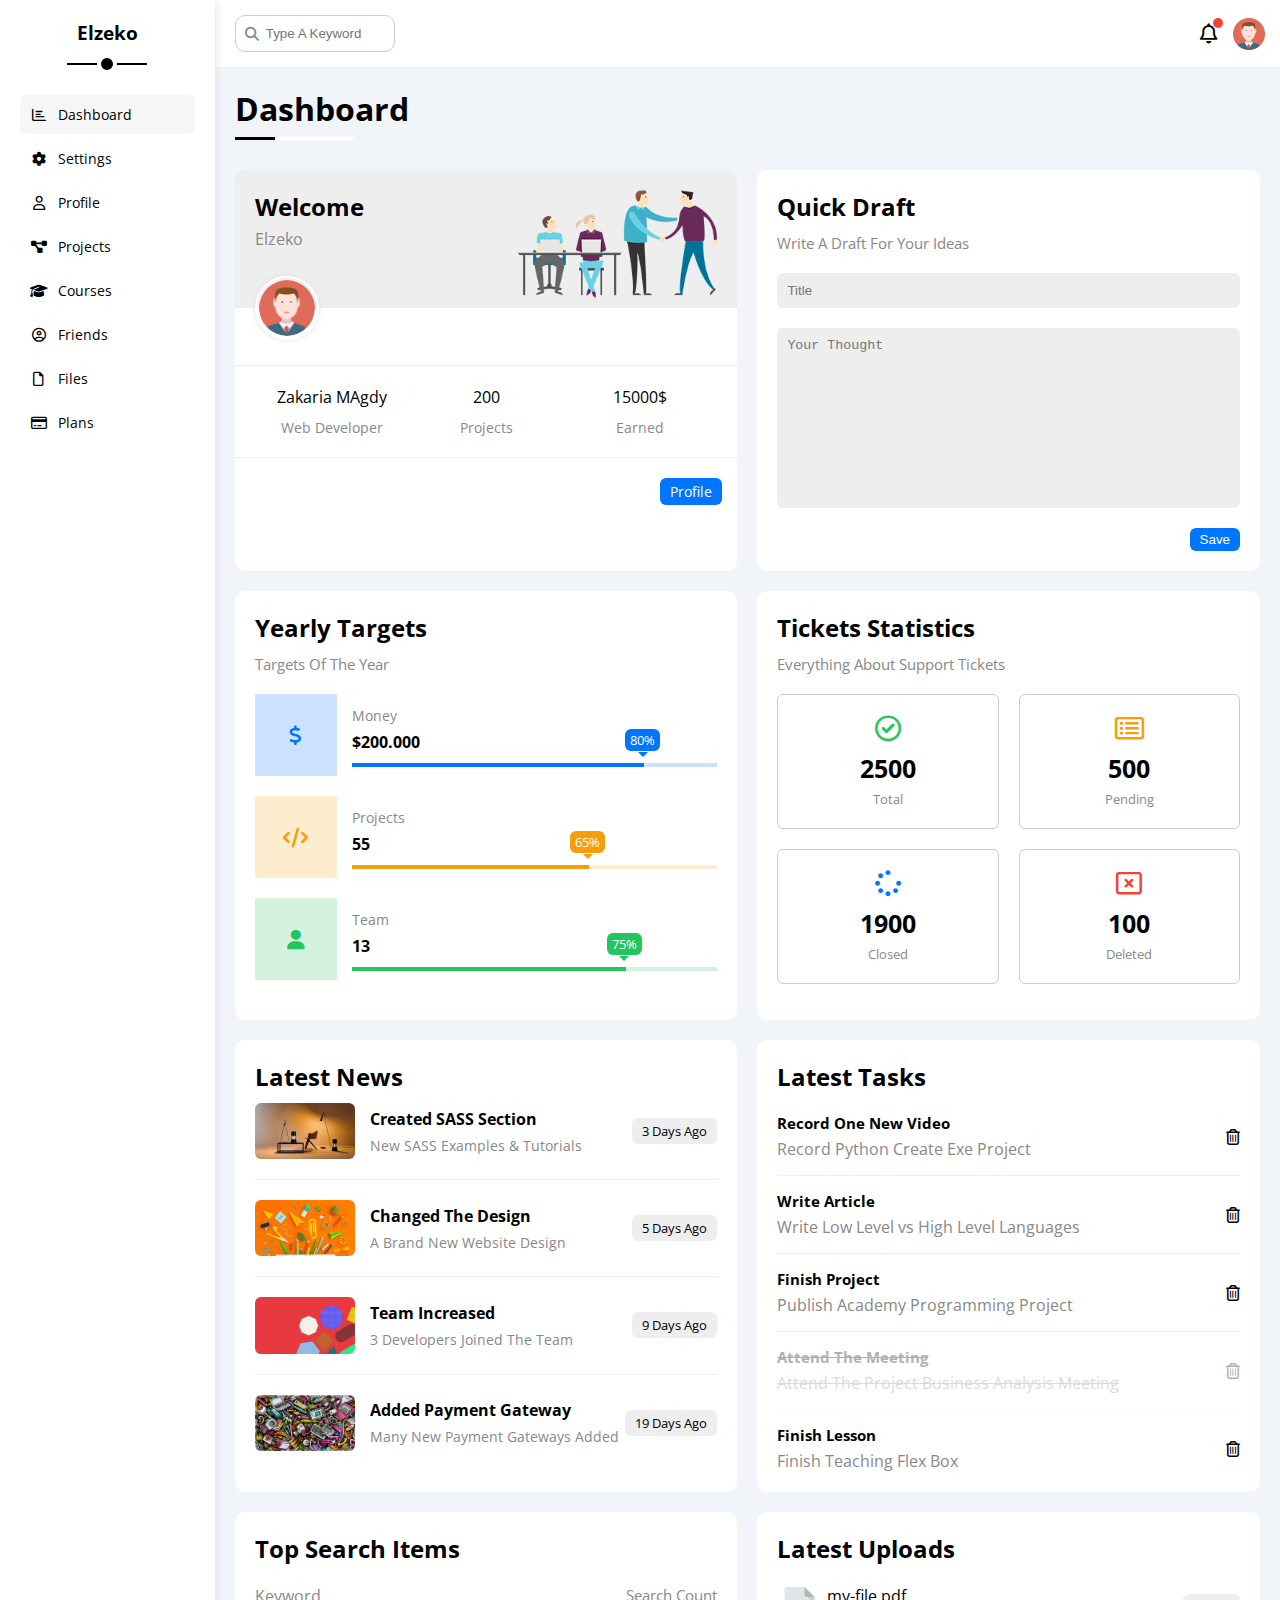
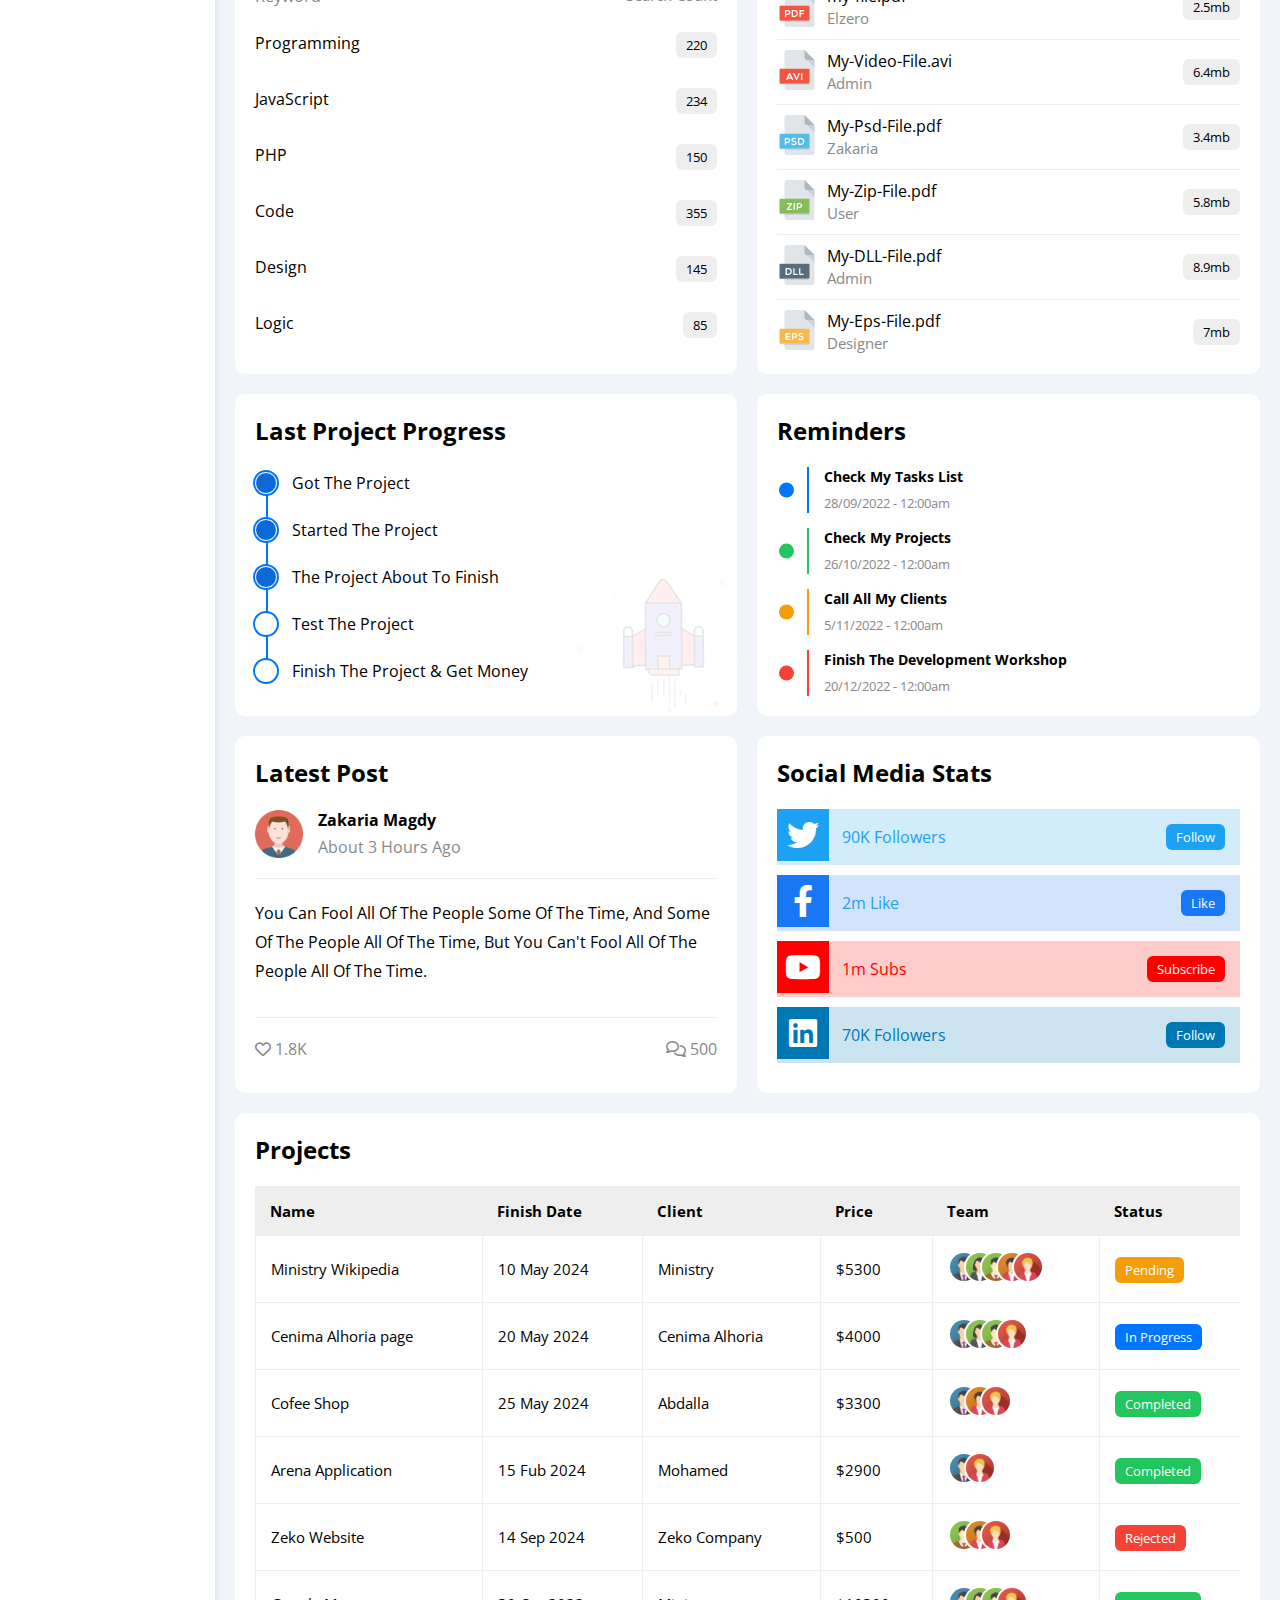
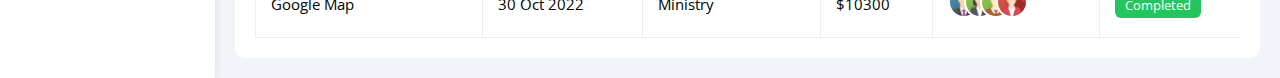
<file: index.html>
<!DOCTYPE html>
<html lang="en">
  <head>
    <meta charset="UTF-8" />
    <meta http-equiv="X-UA-Compatible" content="IE=edge" />
    <meta name="viewport" content="width=device-width, initial-scale=1.0" />
    <title>Dashboard</title>
    <link rel="stylesheet" href="css/framework.css" />
    <link rel="stylesheet" href="css/master.css" />
    <link rel="stylesheet" href="css/all.min.css" />
    <link rel="preconnect" href="https://fonts.googleapis.com" />
    <link rel="preconnect" href="https://fonts.gstatic.com" crossorigin />
    <link
      href="https://fonts.googleapis.com/css2?family=Open+Sans:wght@300;500&display=swap"
      rel="stylesheet"
    />
  </head>
  <body>
    <div class="page d-flex">
      <!-- Start Sidebar -->
      <div class="sidebar p-20 bg-wihte p-relative">
        <h3 class="txt-c mt-0 p-relative">Elzeko</h3>
        <ul>
          <li>
            <a
              class="active p-10 c-black fs-14 d-flex align-center rad-6"
              href="index.html"
            >
              <i class="fa-regular fa-chart-bar fa-fw"></i>
              <span>Dashboard</span>
            </a>
          </li>
          <li>
            <a
              class="p-10 c-black fs-14 d-flex align-center rad-6"
              href="settings.html"
            >
              <i class="fa-solid fa-gear fa-fw"></i>
              <span>Settings</span>
            </a>
          </li>
          <li>
            <a
              class="p-10 c-black fs-14 d-flex align-center rad-6"
              href="profile.html"
            >
              <i class="fa-regular fa-user fa-fw"></i>
              <span>Profile</span>
            </a>
          </li>
          <li>
            <a
              class="p-10 c-black fs-14 d-flex align-center rad-6"
              href="projects.html"
            >
              <i class="fa-solid fa-diagram-project fa-fw"></i>
              <span>Projects</span>
            </a>
          </li>
          <li>
            <a
              class="p-10 c-black fs-14 d-flex align-center rad-6"
              href="courses.html"
            >
              <i class="fa-solid fa-graduation-cap fa-fw"></i>
              <span>Courses</span>
            </a>
          </li>
          <li>
            <a
              class="p-10 c-black fs-14 d-flex align-center rad-6"
              href="friends.html"
            >
              <i class="fa-regular fa-circle-user fa-fw"></i>
              <span>Friends</span>
            </a>
          </li>
          <li>
            <a
              class="p-10 c-black fs-14 d-flex align-center rad-6"
              href="files.html"
            >
              <i class="fa-regular fa-file fa-fw"></i>
              <span>Files</span>
            </a>
          </li>
          <li>
            <a
              class="p-10 c-black fs-14 d-flex align-center rad-6"
              href="plans.html"
            >
              <i class="fa-regular fa-credit-card fa-fw"></i>
              <span>Plans</span>
            </a>
          </li>
        </ul>
      </div>
      <!-- End Sidebar -->

      <div class="content w-full">
        <!-- Start Header  -->
        <div class="head w-full bg-wihte p-15 between-flex txt-c">
          <div class="search p-relative">
            <input
              class="p-10 rad-10"
              type="search"
              placeholder="Type A Keyword"
            />
          </div>
          <div class="icon d-flex align-center">
            <span class="notification p-relative">
              <i class="fa-regular fa-bell fa-lg"></i>
            </span>
            <img src="imgs/avatar.png" alt="avatar" />
          </div>
        </div>
        <!-- End Header  -->
        <h1 class="p-relative">Dashboard</h1>
        <div class="wrapper d-grid gap-20">
          <!-- Start Welcome Widget -->
          <div class="welcome bg-wihte rad-10 txt-c-mobile block-mobile">
            <div class="intro d-flex space-between p-20 bg-eee">
              <div>
                <h2 class="m-0">Welcome</h2>
                <p class="c-grey mt-5">Elzeko</p>
              </div>
              <img src="imgs/welcome.png" alt="Welcome" class="hide-mobile" />
            </div>
            <img src="imgs/avatar.png" alt="" class="avatar" />
            <div class="body d-flex txt-c p-20 mt-20 mb-20 block-mobile">
              <div>
                Zakaria MAgdy
                <span class="mt-10 d-block c-grey fs-14">Web Developer</span>
              </div>
              <div>
                200
                <span class="mt-10 d-block c-grey fs-14">Projects</span>
              </div>
              <div>
                15000$
                <span class="mt-10 d-block c-grey fs-14">Earned</span>
              </div>
            </div>
            <a
              href="index.html"
              class="visit d-block fs-14 bg-blue c-white w-fit btn-shape"
              >Profile</a
            >
          </div>
          <!-- End Welcome Widget -->

          <!-- Start Quick Draft -->
          <div class="quick-draft bg-wihte rad-10 p-20">
            <h2 class="mt-0 mb-10">Quick Draft</h2>
            <p class="c-grey fs-15 mt-0 mb-20">Write A Draft For Your Ideas</p>
            <form>
              <input
                class="d-block w-full bg-eee b-none p-10 mb-20 rad-6"
                type="text"
                placeholder="Title"
              />
              <textarea
                class="d-block w-full bg-eee b-none p-10 mb-20 rad-6"
                placeholder="Your Thought"
              ></textarea>
              <input
                class="save btn-shape bg-blue c-white b-none d-block w-fit"
                type="submit"
                value="Save"
              />
            </form>
          </div>
          <!-- End Quick Draft -->

          <!-- Start Yearly Targets  -->
          <div class="targets bg-wihte rad-10 p-20">
            <h2 class="mt-0 mb-10">Yearly Targets</h2>
            <p class="c-grey fs-15 mt-0 mb-20">Targets Of The Year</p>

            <div class="target-line blue d-flex mb-20 center-flex">
              <div class="icon center-flex">
                <i class="fa-solid fa-dollar-sign fa-lg c-blue"></i>
              </div>
              <div class="details">
                <span class="c-grey fs-14">Money</span>
                <span class="d-block mt-5 mb-10 fw-bold">$200.000</span>
                <div class="progress p-relative">
                  <span class="bg-blue blue" style="width: 80%">
                    <span class="bg-blue">80%</span>
                  </span>
                </div>
              </div>
            </div>

            <div class="target-line orange d-flex mb-20 center-flex">
              <div class="icon center-flex">
                <i class="fa-solid fa-code fa-lg c-orange"></i>
              </div>
              <div class="details">
                <span class="c-grey fs-14">Projects</span>
                <span class="d-block mt-5 mb-10 fw-bold">55</span>
                <div class="progress orange p-relative">
                  <span class="bg-orange orange" style="width: 65%">
                    <span class="bg-orange">65%</span>
                  </span>
                </div>
              </div>
            </div>

            <div class="target-line green d-flex mb-20 center-flex">
              <div class="icon center-flex">
                <i class="fa-solid fa-user fa-lg c-green"></i>
              </div>
              <div class="details">
                <span class="c-grey fs-14">Team</span>
                <span class="d-block mt-5 mb-10 fw-bold">13</span>
                <div class="progress p-relative">
                  <span class="bg-green green" style="width: 75%">
                    <span class="bg-green">75%</span>
                  </span>
                </div>
              </div>
            </div>
          </div>
          <!-- End Yearly Targets  -->

          <!-- Start Tickets Statistics -->
          <div class="tickets bg-wihte p-20 rad-10">
            <h2 class="mt-0 mb-10">Tickets Statistics</h2>
            <p class="c-grey fs-15 mt-0 mb-20">
              Everything About Support Tickets
            </p>
            <div class="d-flex txt-c gap-20 f-wrap">
              <div class="box p-20 fs-13 rad-6 c-grey">
                <i class="fa-regular fa-circle-check fa-2x mb-10 c-green"></i>
                <span class="d-block c-black fs-25 fw-bold mb-5">2500</span>
                Total
              </div>
              <div class="box p-20 fs-13 rad-6 c-grey">
                <i
                  class="fa-regular fa-rectangle-list fa-2x mb-10 c-orange"
                ></i>
                <span class="d-block c-black fs-25 fw-bold mb-5">500</span>
                Pending
              </div>
              <div class="box p-20 fs-13 rad-6 c-grey">
                <i class="fa-solid fa-spinner fa-2x mb-10 c-blue"></i>
                <span class="d-block c-black fs-25 fw-bold mb-5">1900</span>
                Closed
              </div>
              <div class="box p-20 fs-13 rad-6 c-grey">
                <i class="fa-regular fa-rectangle-xmark fa-2x mb-10 c-red"></i>
                <span class="d-block c-black fs-25 fw-bold mb-5">100</span>
                Deleted
              </div>
            </div>
          </div>
          <!-- End Tickets Statistics -->

          <!-- Start Latest News  -->
          <div class="latest bg-wihte rad-10 p-20">
            <h2 class="mt-0 mb-10">Latest News</h2>
            <div class="content">
              <div class="line d-flex align-center">
                <img src="imgs/news-01.png" alt="" />
                <div class="details d-flex align-center space-between f-1">
                  <div class="title">
                    <h3>Created SASS Section</h3>
                    <p class="fs-14 c-grey m-0">
                      New SASS Examples & Tutorials
                    </p>
                  </div>
                  <span class="btn-shape bg-eee fs-13 label"> 3 Days Ago</span>
                </div>
              </div>
              <div class="line d-flex align-center">
                <img src="imgs/news-02.png" alt="" />
                <div class="details d-flex align-center space-between f-1">
                  <div class="title">
                    <h3>Changed The Design</h3>
                    <p class="fs-14 c-grey m-0">A Brand New Website Design</p>
                  </div>
                  <span class="btn-shape bg-eee fs-13 label"> 5 Days Ago</span>
                </div>
              </div>
              <div class="line d-flex align-center">
                <img src="imgs/news-03.png" alt="" />
                <div class="details d-flex align-center space-between f-1">
                  <div class="title">
                    <h3>Team Increased</h3>
                    <p class="fs-14 c-grey m-0">3 Developers Joined The Team</p>
                  </div>
                  <span class="btn-shape bg-eee fs-13 label"> 9 Days Ago</span>
                </div>
              </div>
              <div class="line d-flex align-center">
                <img src="imgs/news-04.png" alt="" />
                <div class="details d-flex align-center space-between f-1">
                  <div class="title">
                    <h3>Added Payment Gateway</h3>
                    <p class="fs-14 c-grey m-0">
                      Many New Payment Gateways Added
                    </p>
                  </div>
                  <span class="btn-shape bg-eee fs-13 label"> 19 Days Ago</span>
                </div>
              </div>
            </div>
          </div>
          <!-- End Latest News  -->

          <!-- Start Latest Tasks -->
          <div class="tasks bg-wihte p-20 rad-10">
            <h2 class="mt-0 mb-20">Latest Tasks</h2>
            <div class="row-task d-flex align-center">
              <div class="info f-1">
                <h3 class="mb-5 mt-0 fs-15">Record One New Video</h3>
                <p class="m-0 c-grey">Record Python Create Exe Project</p>
              </div>
              <i class="fa-regular fa-trash-can delete"></i>
            </div>
            <div class="row-task d-flex align-center">
              <div class="info f-1">
                <h3 class="mb-5 mt-0 fs-15">Write Article</h3>
                <p class="m-0 c-grey">
                  Write Low Level vs High Level Languages
                </p>
              </div>
              <i class="fa-regular fa-trash-can delete"></i>
            </div>
            <div class="row-task d-flex align-center">
              <div class="info f-1">
                <h3 class="mb-5 mt-0 fs-15">Finish Project</h3>
                <p class="m-0 c-grey">Publish Academy Programming Project</p>
              </div>
              <i class="fa-regular fa-trash-can delete"></i>
            </div>
            <div class="row-task d-flex align-center done">
              <div class="info f-1">
                <h3 class="mb-5 mt-0 fs-15">Attend The Meeting</h3>
                <p class="m-0 c-grey">
                  Attend The Project Business Analysis Meeting
                </p>
              </div>
              <i class="fa-regular fa-trash-can delete"></i>
            </div>
            <div class="row-task d-flex align-center">
              <div class="info f-1">
                <h3 class="mb-5 mt-0 fs-15">Finish Lesson</h3>
                <p class="m-0 c-grey">Finish Teaching Flex Box</p>
              </div>
              <i class="fa-regular fa-trash-can delete"></i>
            </div>
          </div>
          <!-- End Latest Tasks -->

          <!-- Start Top Search Items -->
          <div class="top-sarch bg-wihte rad-10 p-20">
            <h2 class="mt-0 mb-20">Top Search Items</h2>
            <div class="title d-flex space-between mb-10">
              <div class="c-grey fs-16">Keyword</div>
              <div class="c-grey fs-15">Search Count</div>
            </div>
            <div class="items d-flex space-between pt-15 pb-15">
              <span>Programming</span>
              <span class="btn-shape bg-eee fs-13">220</span>
            </div>
            <div class="items d-flex space-between pt-15 pb-15">
              <span>JavaScript</span>
              <span class="btn-shape bg-eee fs-13">234</span>
            </div>
            <div class="items d-flex space-between pt-15 pb-15">
              <span>PHP</span>
              <span class="btn-shape bg-eee fs-13">150</span>
            </div>
            <div class="items d-flex space-between pt-15 pb-15">
              <span>Code</span>
              <span class="btn-shape bg-eee fs-13">355</span>
            </div>
            <div class="items d-flex space-between pt-15 pb-15">
              <span>Design</span>
              <span class="btn-shape bg-eee fs-13">145</span>
            </div>
            <div class="items d-flex space-between pt-15 pb-15">
              <span>Logic</span>
              <span class="btn-shape bg-eee fs-13">85</span>
            </div>
          </div>
          <!-- End Top Search Items -->

          <!-- Start Latest Uploads -->
          <div class="upload bg-wihte rad-10 p-20">
            <h2 class="mt-0 mb-20">Latest Uploads</h2>
            <ul class="m-0">
              <li class="d-flex between-flex mb-10 pb-10">
                <div class="d-flex align-center">
                  <img src="imgs/pdf.svg" alt="pdf" class="mr-10" />
                  <div>
                    <span class="d-block">my-file.pdf</span>
                    <span class="c-grey fs-15">Elzero</span>
                  </div>
                </div>
                <div class="btn-shape bg-eee fs-13">2.5mb</div>
              </li>
              <li class="d-flex between-flex mb-10 pb-10">
                <div class="d-flex">
                  <img src="imgs/avi.svg" alt="pdf" class="mr-10" />
                  <div>
                    <span class="d-block">My-Video-File.avi</span>
                    <span class="c-grey fs-15">Admin</span>
                  </div>
                </div>
                <div class="btn-shape bg-eee fs-13">6.4mb</div>
              </li>
              <li class="d-flex between-flex mb-10 pb-10">
                <div class="d-flex">
                  <img src="imgs/psd.svg" alt="pdf" class="mr-10" />
                  <div>
                    <span class="d-block">My-Psd-File.pdf</span>
                    <span class="c-grey fs-15"> Zakaria </span>
                  </div>
                </div>
                <div class="btn-shape bg-eee fs-13">3.4mb</div>
              </li>
              <li class="d-flex between-flex mb-10 pb-10">
                <div class="d-flex">
                  <img src="imgs/zip.svg" alt="pdf" class="mr-10" />
                  <div>
                    <span class="d-block">My-Zip-File.pdf</span>
                    <span class="c-grey fs-15">User</span>
                  </div>
                </div>
                <div class="btn-shape bg-eee fs-13">5.8mb</div>
              </li>
              <li class="d-flex between-flex mb-10 pb-10">
                <div class="d-flex">
                  <img src="imgs/dll.svg" alt="pdf" class="mr-10" />
                  <div>
                    <span class="d-block">My-DLL-File.pdf</span>
                    <span class="c-grey fs-15">Admin</span>
                  </div>
                </div>
                <div class="btn-shape bg-eee fs-13">8.9mb</div>
              </li>
              <li class="d-flex between-flex">
                <div class="d-flex">
                  <img src="imgs/eps.svg" alt="pdf" class="mr-10" />
                  <div>
                    <span class="d-block">My-Eps-File.pdf</span>
                    <span class="c-grey fs-15">Designer</span>
                  </div>
                </div>
                <div class="btn-shape bg-eee fs-13">7mb</div>
              </li>
            </ul>
          </div>
          <!-- End Latest Uploads -->

          <!-- Start Last Project Progress -->
          <div class="progress bg-wihte p-20 rad-10 p-relative">
            <h2 class="mt-0 mb-20">Last Project Progress</h2>
            <ul class="m-0 p-relative">
              <li class="mt-25 d-flex align-center done">Got The Project</li>
              <li class="mt-25 d-flex align-center done">
                Started The Project
              </li>
              <li class="mt-25 d-flex align-center done">
                The Project About To Finish
              </li>
              <li class="mt-25 d-flex align-center current">
                Test The Project
              </li>
              <li class="mt-25 d-flex align-center">
                Finish The Project & Get Money
              </li>
            </ul>
            <img src="imgs/project.png" alt="project" />
          </div>
          <!-- End Last Project Progress -->

          <!-- Start Reminders -->
          <div class="reminders bg-wihte rad-10 p-20">
            <h2 class="mt-0 mb-20">Reminders</h2>
            <ul class="m-0">
              <li class="mt-15 blue">
                <span class="d-block fs-14 fw-bold mb-5"
                  >Check My Tasks List</span
                >
                <span class="c-grey fs-13">28/09/2022 - 12:00am</span>
              </li>
              <li class="mt-15 green">
                <span class="d-block fs-14 fw-bold mb-5"
                  >Check My Projects</span
                >
                <span class="c-grey fs-13">26/10/2022 - 12:00am</span>
              </li>
              <li class="mt-15 orange">
                <span class="d-block fs-14 fw-bold mb-5"
                  >Call All My Clients</span
                >
                <span class="c-grey fs-13">5/11/2022 - 12:00am</span>
              </li>
              <li class="mt-15 red">
                <span class="d-block fs-14 fw-bold mb-5"
                  >Finish The Development Workshop</span
                >
                <span class="c-grey fs-13">20/12/2022 - 12:00am</span>
              </li>
            </ul>
          </div>
          <!-- End Reminders -->

          <!-- Start Latest Post -->
          <div class="latest-post bg-wihte rad-10 p-20">
            <h2 class="mt-0 mb-20">Latest Post</h2>
            <div class="title d-flex align-center">
              <img
                src="imgs/avatar.png"
                class="mr-15"
                width="48px"
                height="48px"
                alt="avatar"
              />
              <div class="info">
                <span class="d-block fw-bold mb-5">Zakaria Magdy</span>
                <span class="c-grey">About 3 Hours Ago</span>
              </div>
            </div>
            <div class="post-content txt-c-mobile mt-20 mb-20 pt-20 pb-20">
              You Can Fool All Of The People Some Of The Time, And Some Of The
              People All Of The Time, But You Can't Fool All Of The People All
              Of The Time.
            </div>
            <div class="status d-flex between-flex c-grey">
              <div>
                <i class="fa-regular fa-heart"></i>
                <span>1.8K</span>
              </div>
              <div>
                <i class="fa-regular fa-comments"></i>
                <span>500</span>
              </div>
            </div>
          </div>
          <!-- End Latest Post -->

          <!-- Start Social Media -->
          <div class="social bg-wihte p-20 rad-10">
            <h2 class="mt-0 mb-20">Social Media Stats</h2>
            <ul class="m-0">
              <li class="twitter d-flex between-flex p-15 p-relative mb-10">
                <div class="icon-content d-flex">
                  <i class="fa-brands fa-twitter fa-2x c-white"></i>
                  <span>90K Followers</span>
                </div>
                <a href="#" class="c-white twitter btn-shape fs-13">Follow</a>
              </li>
              <li class="facebook d-flex between-flex p-15 p-relative mb-10">
                <div class="icon-content d-flex">
                  <i class="fa-brands fa-facebook-f fa-2x c-white"></i>
                  <span>2m Like</span>
                </div>
                <a href="#" class="c-white facebook btn-shape fs-13">Like</a>
              </li>
              <li class="youtube d-flex between-flex p-15 p-relative mb-10">
                <div class="icon-content d-flex">
                  <i class="fa-brands fa-youtube fa-2x c-white"></i>
                  <span>1m Subs</span>
                </div>
                <a href="#" class="c-white youtube btn-shape fs-13"
                  >Subscribe</a
                >
              </li>
              <li class="linkedin d-flex between-flex p-15 p-relative mb-10">
                <div class="icon-content d-flex">
                  <i class="fa-brands fa-linkedin fa-2x c-white"></i>
                  <span>70K Followers</span>
                </div>
                <a href="#" class="c-white linkedin btn-shape fs-13">Follow</a>
              </li>
            </ul>
          </div>
          <!-- End Social Media -->
        </div>

        <!-- Satrt Project Table -->
        <div class="projects bg-wihte p-20 rad-10 m-20">
          <h2 class="mt-0 mb-20">Projects</h2>
          <div class="table-responsive">
            <table class="w-full fs-15">
              <thead>
                <tr>
                  <td>Name</td>
                  <td>Finish Date</td>
                  <td>Client</td>
                  <td>Price</td>
                  <td>Team</td>
                  <td>Status</td>
                </tr>
              </thead>
              <tbody>
                <tr>
                  <td>Ministry Wikipedia</td>
                  <td>10 May 2024</td>
                  <td>Ministry</td>
                  <td>$5300</td>
                  <td>
                    <img src="imgs/team-01.png" alt="" />
                    <img src="imgs/team-02.png" alt="" />
                    <img src="imgs/team-03.png" alt="" />
                    <img src="imgs/team-04.png" alt="" />
                    <img src="imgs/team-05.png" alt="" />
                  </td>
                  <td>
                    <span class="bg-orange c-white btn-shape fs-13">Pending</span>
                  </td>
                </tr>
                <tr>
                  <td>Cenima Alhoria page</td>
                  <td>20 May 2024</td>
                  <td>Cenima Alhoria</td>
                  <td>$4000</td>
                  <td>
                    <img src="imgs/team-01.png" alt="" />
                    <img src="imgs/team-02.png" alt="" />
                    <img src="imgs/team-03.png" alt="" />
                    <img src="imgs/team-05.png" alt="" />
                  </td>
                  <td>
                    <span class="bg-blue c-white btn-shape fs-13">In Progress</span>
                  </td>
                </tr>
                <tr>
                  <td>Cofee Shop</td>
                  <td>25 May 2024</td>
                  <td>Abdalla</td>
                  <td>$3300</td>
                  <td>
                    <img src="imgs/team-01.png" alt="" />
                    <img src="imgs/team-04.png" alt="" />
                    <img src="imgs/team-05.png" alt="" />
                  </td>
                  <td>
                    <span class="bg-green c-white btn-shape fs-13">Completed</span>
                  </td>
                </tr>
                <tr>
                  <td>Arena Application</td>
                  <td>15 Fub 2024</td>
                  <td>Mohamed</td>
                  <td>$2900</td>
                  <td>
                    <img src="imgs/team-01.png" alt="" />
                    <img src="imgs/team-05.png" alt="" />
                  </td>
                  <td>
                    <span class="bg-green c-white btn-shape fs-13">Completed</span>
                  </td>
                </tr>
                <tr>
                  <td>Zeko Website</td>
                  <td>14 Sep 2024</td>
                  <td>Zeko Company</td>
                  <td>$500</td>
                  <td>
                    <img src="imgs/team-03.png" alt="" />
                    <img src="imgs/team-04.png" alt="" />
                    <img src="imgs/team-05.png" alt="" />
                  </td>
                  <td>
                    <span class="bg-red c-white btn-shape fs-13">Rejected</span>
                  </td>
                </tr>
                <tr>
                  <td>Google Map</td>
                  <td>30 Oct 2022</td>
                  <td>Ministry</td>
                  <td>$10300</td>
                  <td>
                    <img src="imgs/team-01.png" alt="" />
                    <img src="imgs/team-02.png" alt="" />
                    <img src="imgs/team-03.png" alt="" />
                    <img src="imgs/team-05.png" alt="" />
                  </td>
                  <td>
                    <span class="bg-green c-white btn-shape fs-13">Completed</span>
                  </td>
                </tr>
              </tbody>
            </table>
          </div>
        </div>
        <!-- End Project Table -->
      </div>
    </div>
  </body>
</html>
</file>
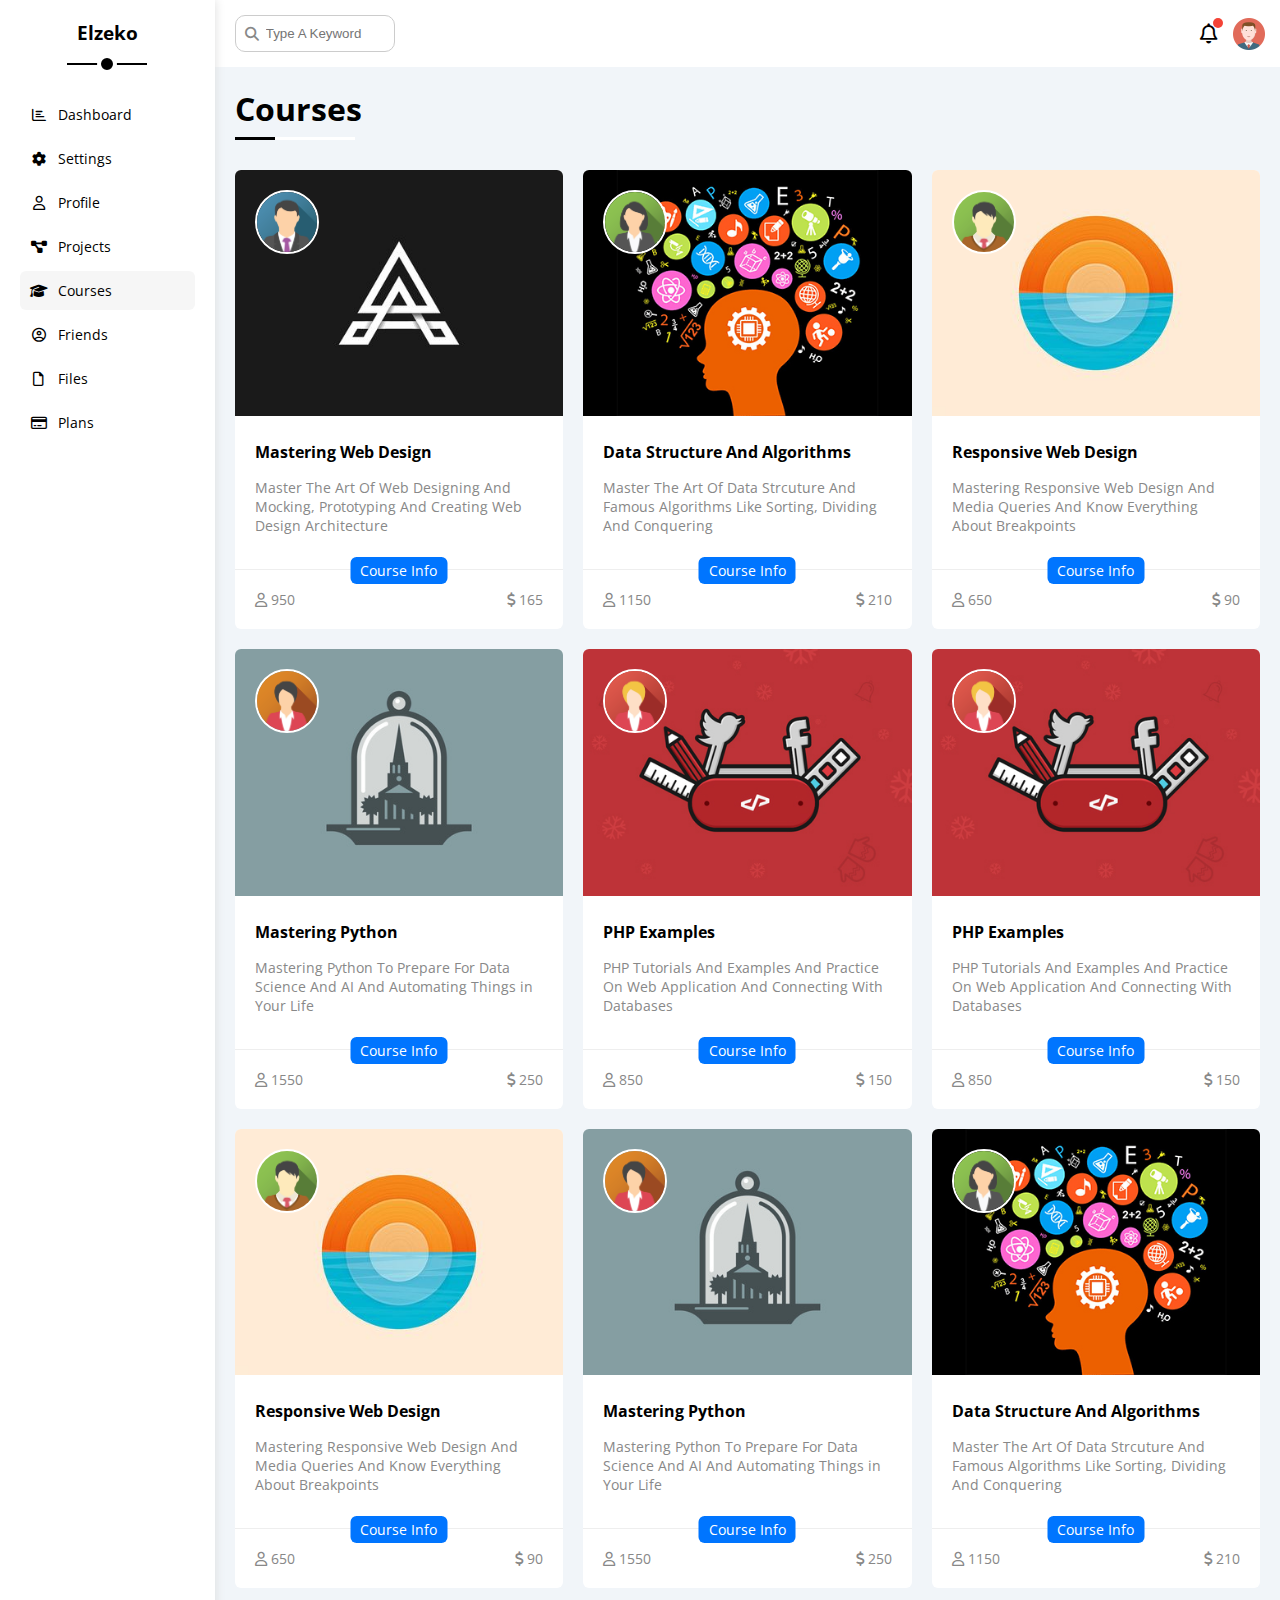
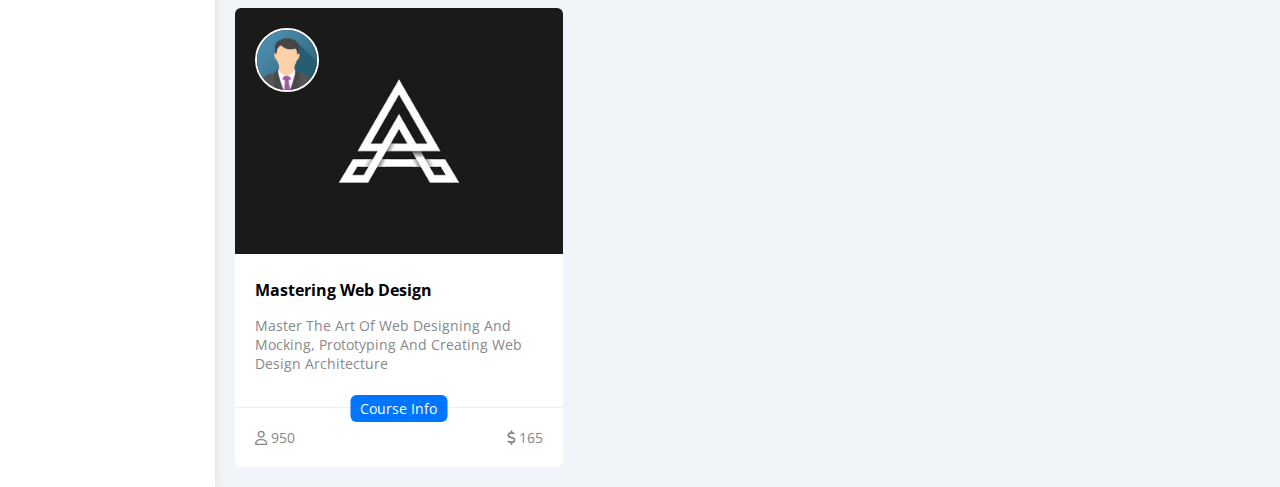
<file: courses.html>
<!DOCTYPE html>
<html lang="en">
  <head>
    <meta charset="UTF-8" />
    <meta http-equiv="X-UA-Compatible" content="IE=edge" />
    <meta name="viewport" content="width=device-width, initial-scale=1.0" />
    <title>Courses</title>
    <link rel="stylesheet" href="css/all.min.css" />
    <link rel="stylesheet" href="css/framework.css" />
    <link rel="stylesheet" href="css/master.css" />
    <link rel="preconnect" href="https://fonts.googleapis.com" />
    <link rel="preconnect" href="https://fonts.gstatic.com" crossorigin />
    <link
      href="https://fonts.googleapis.com/css2?family=Open+Sans:wght@300;500&display=swap"
      rel="stylesheet"
    />
  </head>
  <body>
    <div class="page d-flex">
      <!-- Start Sidebar -->
      <div class="sidebar p-20 bg-wihte p-relative">
        <h3 class="txt-c mt-0 p-relative">Elzeko</h3>
        <ul>
          <li>
            <a
              class="p-10 c-black fs-14 d-flex align-center rad-6"
              href="index.html"
            >
              <i class="fa-regular fa-chart-bar fa-fw"></i>
              <span>Dashboard</span>
            </a>
          </li>
          <li>
            <a
              class="p-10 c-black fs-14 d-flex align-center rad-6"
              href="settings.html"
            >
              <i class="fa-solid fa-gear fa-fw"></i>
              <span>Settings</span>
            </a>
          </li>
          <li>
            <a
              class="p-10 c-black fs-14 d-flex align-center rad-6"
              href="profile.html"
            >
              <i class="fa-regular fa-user fa-fw"></i>
              <span>Profile</span>
            </a>
          </li>
          <li>
            <a
              class="p-10 c-black fs-14 d-flex align-center rad-6"
              href="projects.html"
            >
              <i class="fa-solid fa-diagram-project fa-fw"></i>
              <span>Projects</span>
            </a>
          </li>
          <li>
            <a
              class="active p-10 c-black fs-14 d-flex align-center rad-6"
              href="courses.html"
            >
              <i class="fa-solid fa-graduation-cap fa-fw"></i>
              <span>Courses</span>
            </a>
          </li>
          <li>
            <a
              class="p-10 c-black fs-14 d-flex align-center rad-6"
              href="friends.html"
            >
              <i class="fa-regular fa-circle-user fa-fw"></i>
              <span>Friends</span>
            </a>
          </li>
          <li>
            <a
              class="p-10 c-black fs-14 d-flex align-center rad-6"
              href="files.html"
            >
              <i class="fa-regular fa-file fa-fw"></i>
              <span>Files</span>
            </a>
          </li>
          <li>
            <a
              class="p-10 c-black fs-14 d-flex align-center rad-6"
              href="plans.html"
            >
              <i class="fa-regular fa-credit-card fa-fw"></i>
              <span>Plans</span>
            </a>
          </li>
        </ul>
      </div>
      <!-- End Sidebar -->

      <div class="content w-full">
        <!-- Start Header  -->
        <div class="head w-full bg-wihte p-15 between-flex txt-c">
          <div class="search p-relative">
            <input
              class="p-10 rad-10"
              type="search"
              placeholder="Type A Keyword"
            />
          </div>
          <div class="icon d-flex align-center">
            <span class="notification p-relative">
              <i class="fa-regular fa-bell fa-lg"></i>
            </span>
            <img src="imgs/avatar.png" alt="avatar" />
          </div>
        </div>
        <!-- End Header  -->
        <h1 class="p-relative">Courses</h1>
        <div class="courses-page m-20 d-grid gap-20">
          <!-- Start Boxes Courses  -->
          <div class="course bg-wihte rad-6 p-relative">
            <img class="avatar" src="imgs/team-01.png" alt="" />
            <img class="cover" src="imgs/course-01.jpg" alt="" />
            <div class="info p-20">
              <h4 class="m-0">Mastering Web Design</h4>
              <p class="c-grey fs-14 mt-15">
                Master The Art Of Web Designing And Mocking, Prototyping And
                Creating Web Design Architecture
              </p>
            </div>
            <div class="stat p-20 c-grey between-flex fs-14">
              <span>
                <i class="fa-regular fa-user"></i>
                950
              </span>
              <span>
                <i class="fa-solid fa-dollar-sign"></i>
                165
              </span>
            </div>
            <div class="button btn-shape bg-blue c-white fs-14">
              Course Info
            </div>
          </div>

          <div class="course bg-wihte rad-6 p-relative">
            <img class="avatar" src="imgs/team-02.png" alt="" />
            <img class="cover" src="imgs/course-02.jpg" alt="" />
            <div class="info p-20">
              <h4 class="m-0">Data Structure And Algorithms</h4>
              <p class="c-grey fs-14 mt-15">
                Master The Art Of Data Strcuture And Famous Algorithms Like
                Sorting, Dividing And Conquering
              </p>
            </div>
            <div class="stat p-20 c-grey between-flex fs-14">
              <span>
                <i class="fa-regular fa-user"></i>
                1150
              </span>
              <span>
                <i class="fa-solid fa-dollar-sign"></i>
                210
              </span>
            </div>
            <div class="button btn-shape bg-blue c-white fs-14">
              Course Info
            </div>
          </div>

          <div class="course bg-wihte rad-6 p-relative">
            <img class="avatar" src="imgs/team-03.png" alt="" />
            <img class="cover" src="imgs/course-03.jpg" alt="" />
            <div class="info p-20">
              <h4 class="m-0">Responsive Web Design</h4>
              <p class="c-grey fs-14 mt-15">
                Mastering Responsive Web Design And Media Queries And Know
                Everything About Breakpoints
              </p>
            </div>
            <div class="stat p-20 c-grey between-flex fs-14">
              <span>
                <i class="fa-regular fa-user"></i>
                650
              </span>
              <span>
                <i class="fa-solid fa-dollar-sign"></i>
                90
              </span>
            </div>
            <div class="button btn-shape bg-blue c-white fs-14">
              Course Info
            </div>
          </div>

          <div class="course bg-wihte rad-6 p-relative">
            <img class="avatar" src="imgs/team-04.png" alt="" />
            <img class="cover" src="imgs/course-04.jpg" alt="" />
            <div class="info p-20">
              <h4 class="m-0">Mastering Python</h4>
              <p class="c-grey fs-14 mt-15">
                Mastering Python To Prepare For Data Science And AI And
                Automating Things in Your Life
              </p>
            </div>
            <div class="stat p-20 c-grey between-flex fs-14">
              <span>
                <i class="fa-regular fa-user"></i>
                1550
              </span>
              <span>
                <i class="fa-solid fa-dollar-sign"></i>
                250
              </span>
            </div>
            <div class="button btn-shape bg-blue c-white fs-14">
              Course Info
            </div>
          </div>

          <div class="course bg-wihte rad-6 p-relative">
            <img class="avatar" src="imgs/team-05.png" alt="" />
            <img class="cover" src="imgs/course-05.jpg" alt="" />
            <div class="info p-20">
              <h4 class="m-0">PHP Examples</h4>
              <p class="c-grey fs-14 mt-15">
                PHP Tutorials And Examples And Practice On Web Application And
                Connecting With Databases
              </p>
            </div>
            <div class="stat p-20 c-grey between-flex fs-14">
              <span>
                <i class="fa-regular fa-user"></i>
                850
              </span>
              <span>
                <i class="fa-solid fa-dollar-sign"></i>
                150
              </span>
            </div>
            <div class="button btn-shape bg-blue c-white fs-14">
              Course Info
            </div>
          </div>


          <div class="course bg-wihte rad-6 p-relative">
            <img class="avatar" src="imgs/team-05.png" alt="" />
            <img class="cover" src="imgs/course-05.jpg" alt="" />
            <div class="info p-20">
              <h4 class="m-0">PHP Examples</h4>
              <p class="c-grey fs-14 mt-15">
                PHP Tutorials And Examples And Practice On Web Application And
                Connecting With Databases
              </p>
            </div>
            <div class="stat p-20 c-grey between-flex fs-14">
              <span>
                <i class="fa-regular fa-user"></i>
                850
              </span>
              <span>
                <i class="fa-solid fa-dollar-sign"></i>
                150
              </span>
            </div>
            <div class="button btn-shape bg-blue c-white fs-14">
              Course Info
            </div>
          </div>

          <div class="course bg-wihte rad-6 p-relative">
            <img class="avatar" src="imgs/team-03.png" alt="" />
            <img class="cover" src="imgs/course-03.jpg" alt="" />
            <div class="info p-20">
              <h4 class="m-0">Responsive Web Design</h4>
              <p class="c-grey fs-14 mt-15">
                Mastering Responsive Web Design And Media Queries And Know
                Everything About Breakpoints
              </p>
            </div>
            <div class="stat p-20 c-grey between-flex fs-14">
              <span>
                <i class="fa-regular fa-user"></i>
                650
              </span>
              <span>
                <i class="fa-solid fa-dollar-sign"></i>
                90
              </span>
            </div>
            <div class="button btn-shape bg-blue c-white fs-14">
              Course Info
            </div>
          </div>

          <div class="course bg-wihte rad-6 p-relative">
            <img class="avatar" src="imgs/team-04.png" alt="" />
            <img class="cover" src="imgs/course-04.jpg" alt="" />
            <div class="info p-20">
              <h4 class="m-0">Mastering Python</h4>
              <p class="c-grey fs-14 mt-15">
                Mastering Python To Prepare For Data Science And AI And
                Automating Things in Your Life
              </p>
            </div>
            <div class="stat p-20 c-grey between-flex fs-14">
              <span>
                <i class="fa-regular fa-user"></i>
                1550
              </span>
              <span>
                <i class="fa-solid fa-dollar-sign"></i>
                250
              </span>
            </div>
            <div class="button btn-shape bg-blue c-white fs-14">
              Course Info
            </div>
          </div>

          <div class="course bg-wihte rad-6 p-relative">
            <img class="avatar" src="imgs/team-02.png" alt="" />
            <img class="cover" src="imgs/course-02.jpg" alt="" />
            <div class="info p-20">
              <h4 class="m-0">Data Structure And Algorithms</h4>
              <p class="c-grey fs-14 mt-15">
                Master The Art Of Data Strcuture And Famous Algorithms Like
                Sorting, Dividing And Conquering
              </p>
            </div>
            <div class="stat p-20 c-grey between-flex fs-14">
              <span>
                <i class="fa-regular fa-user"></i>
                1150
              </span>
              <span>
                <i class="fa-solid fa-dollar-sign"></i>
                210
              </span>
            </div>
            <div class="button btn-shape bg-blue c-white fs-14">
              Course Info
            </div>
          </div>

          <div class="course bg-wihte rad-6 p-relative">
            <img class="avatar" src="imgs/team-01.png" alt="" />
            <img class="cover" src="imgs/course-01.jpg" alt="" />
            <div class="info p-20">
              <h4 class="m-0">Mastering Web Design</h4>
              <p class="c-grey fs-14 mt-15">
                Master The Art Of Web Designing And Mocking, Prototyping And
                Creating Web Design Architecture
              </p>
            </div>
            <div class="stat p-20 c-grey between-flex fs-14">
              <span>
                <i class="fa-regular fa-user"></i>
                950
              </span>
              <span>
                <i class="fa-solid fa-dollar-sign"></i>
                165
              </span>
            </div>
            <div class="button btn-shape bg-blue c-white fs-14">
              Course Info
            </div>
          </div>

          <!-- End Boxes Courses  -->
        </div>
      </div>
    </div>
  </body>
</html>
</file>
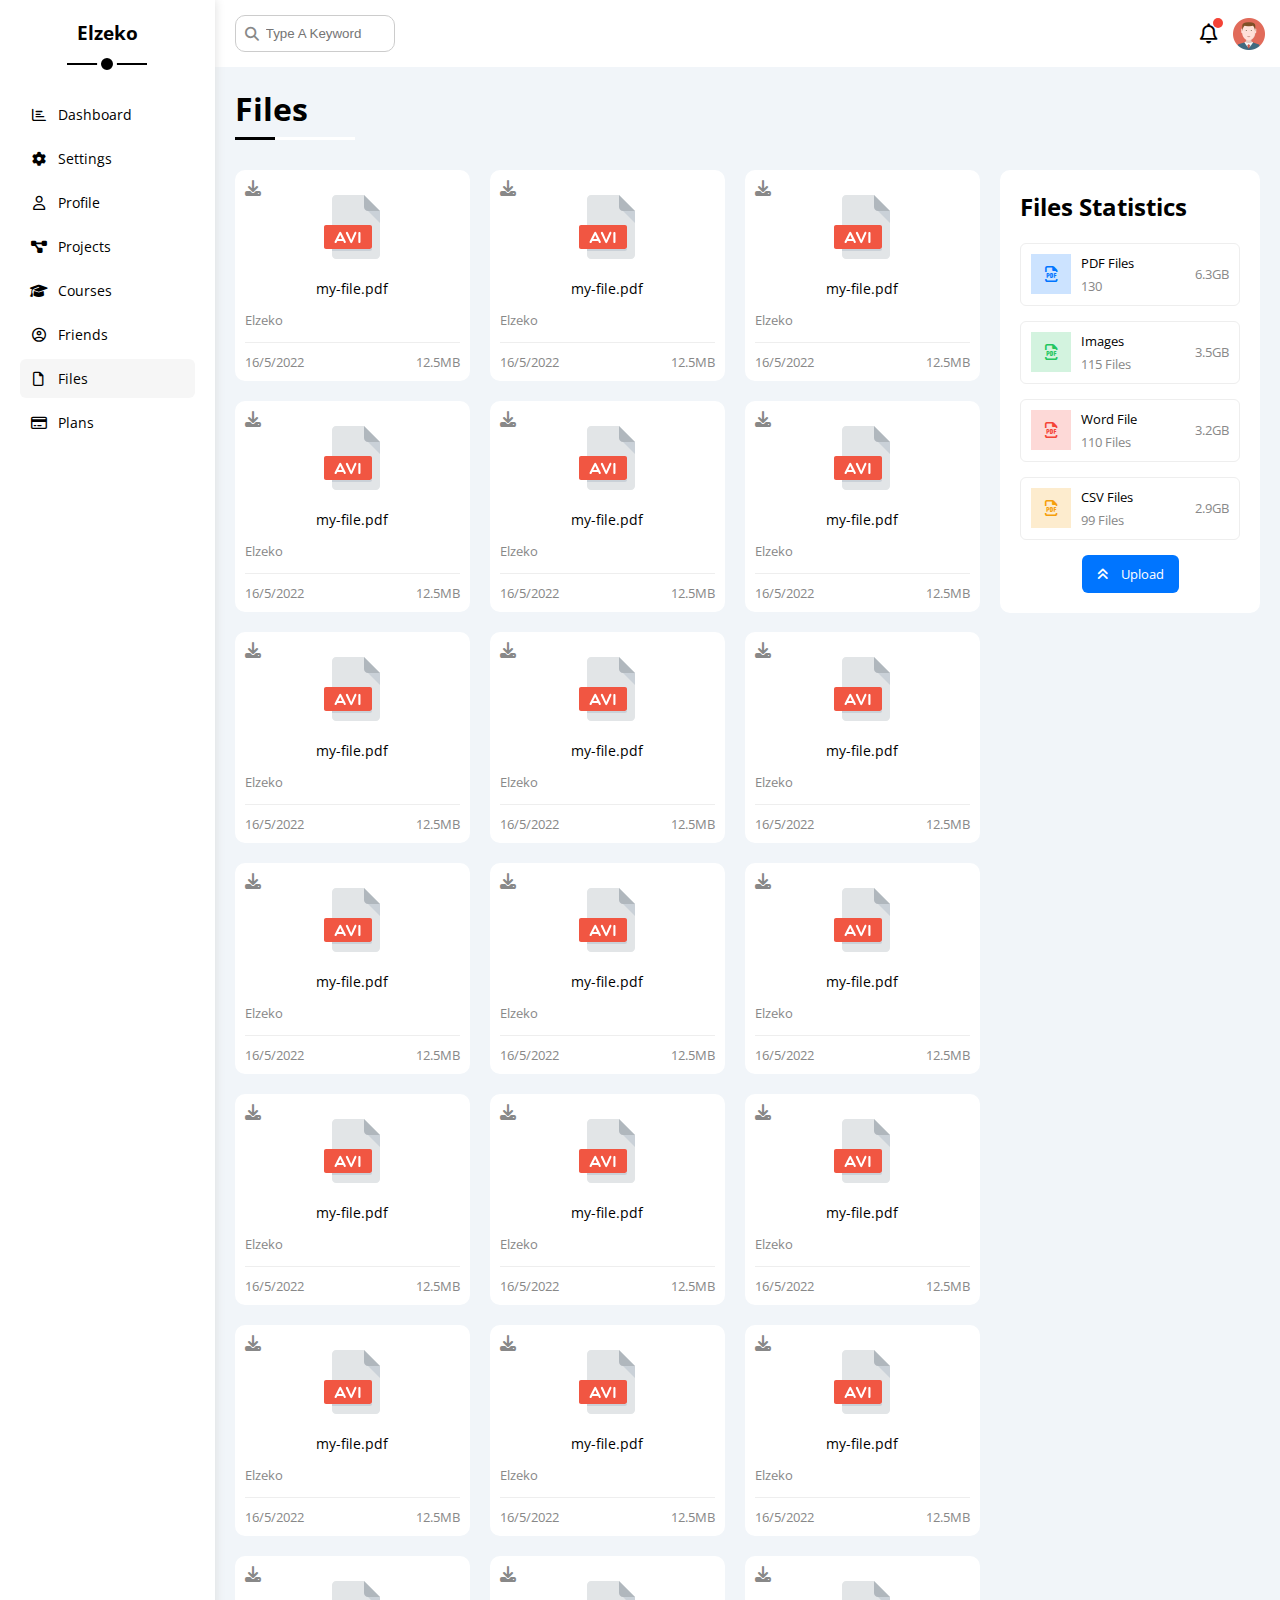
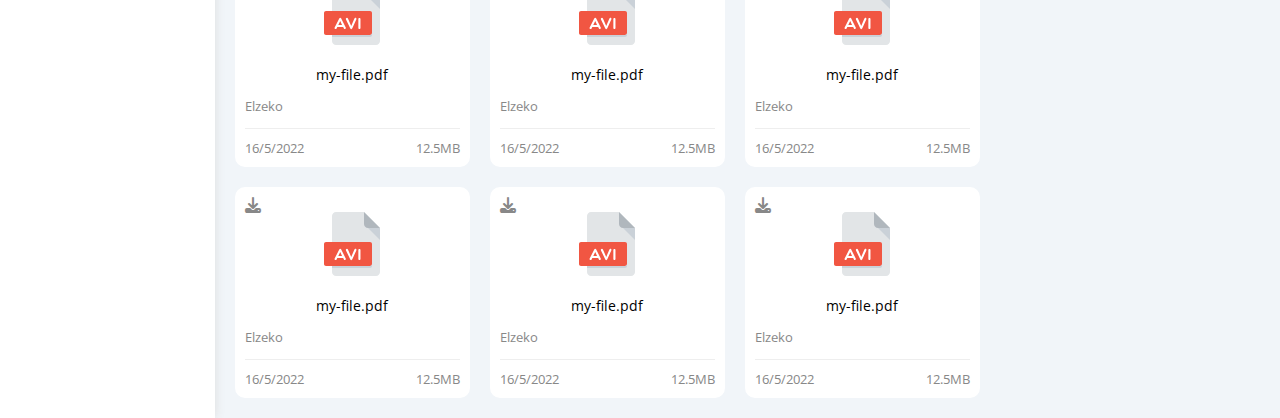
<file: files.html>
<!DOCTYPE html>
<html lang="en">
  <head>
    <meta charset="UTF-8" />
    <meta http-equiv="X-UA-Compatible" content="IE=edge" />
    <meta name="viewport" content="width=device-width, initial-scale=1.0" />
    <title>Files</title>
    <link rel="stylesheet" href="css/all.min.css" />
    <link rel="stylesheet" href="css/framework.css" />
    <link rel="stylesheet" href="css/master.css" />
    <link rel="preconnect" href="https://fonts.googleapis.com" />
    <link rel="preconnect" href="https://fonts.gstatic.com" crossorigin />
    <link
      href="https://fonts.googleapis.com/css2?family=Open+Sans:wght@300;500&display=swap"
      rel="stylesheet"
    />
  </head>
  <body>
    <div class="page d-flex">
      <!-- Start Sidebar -->
      <div class="sidebar p-20 bg-wihte p-relative">
        <h3 class="txt-c mt-0 p-relative">Elzeko</h3>
        <ul>
          <li>
            <a
              class="p-10 c-black fs-14 d-flex align-center rad-6"
              href="index.html"
            >
              <i class="fa-regular fa-chart-bar fa-fw"></i>
              <span>Dashboard</span>
            </a>
          </li>
          <li>
            <a
              class="p-10 c-black fs-14 d-flex align-center rad-6"
              href="settings.html"
            >
              <i class="fa-solid fa-gear fa-fw"></i>
              <span>Settings</span>
            </a>
          </li>
          <li>
            <a
              class="p-10 c-black fs-14 d-flex align-center rad-6"
              href="profile.html"
            >
              <i class="fa-regular fa-user fa-fw"></i>
              <span>Profile</span>
            </a>
          </li>
          <li>
            <a
              class="p-10 c-black fs-14 d-flex align-center rad-6"
              href="projects.html"
            >
              <i class="fa-solid fa-diagram-project fa-fw"></i>
              <span>Projects</span>
            </a>
          </li>
          <li>
            <a
              class="p-10 c-black fs-14 d-flex align-center rad-6"
              href="courses.html"
            >
              <i class="fa-solid fa-graduation-cap fa-fw"></i>
              <span>Courses</span>
            </a>
          </li>
          <li>
            <a
              class="p-10 c-black fs-14 d-flex align-center rad-6"
              href="friends.html"
            >
              <i class="fa-regular fa-circle-user fa-fw"></i>
              <span>Friends</span>
            </a>
          </li>
          <li>
            <a
              class="active p-10 c-black fs-14 d-flex align-center rad-6"
              href="files.html"
            >
              <i class="fa-regular fa-file fa-fw"></i>
              <span>Files</span>
            </a>
          </li>
          <li>
            <a
              class="p-10 c-black fs-14 d-flex align-center rad-6"
              href="plans.html"
            >
              <i class="fa-regular fa-credit-card fa-fw"></i>
              <span>Plans</span>
            </a>
          </li>
        </ul>
      </div>
      <!-- End Sidebar -->

      <div class="content w-full">
        <!-- Start Header  -->
        <div class="head w-full bg-wihte p-15 between-flex txt-c">
          <div class="search p-relative">
            <input
              class="p-10 rad-10"
              type="search"
              placeholder="Type A Keyword"
            />
          </div>
          <div class="icon d-flex align-center">
            <span class="notification p-relative">
              <i class="fa-regular fa-bell fa-lg"></i>
            </span>
            <img src="imgs/avatar.png" alt="avatar" />
          </div>
        </div>
        <!-- End Header  -->
        <h1 class="p-relative">Files</h1>
        <div class="files-page d-flex m-20 gap-20">
          <div class="files-stat bg-wihte rad-10 p-20">
            <h2 class="mt-0">Files Statistics</h2>
            <ul class="m-0">
              <li class="d-flex align-center rad-6 p-10 mb-15 fs-13 border-eee">
                <i
                  class="fa-regular fa-file-pdf fa-lg blue center-flex c-blue icon"
                ></i>
                <div class="ifno between-flex f-1">
                  <div class="text">
                    <span>PDF Files</span>
                    <span class="d-block c-grey mt-5">130</span>
                  </div>
                  <div class="size c-grey">6.3GB</div>
                </div>
              </li>

              <li class="d-flex align-center rad-6 p-10 mb-15 fs-13 border-eee">
                <i
                  class="fa-regular fa-file-pdf fa-lg green center-flex c-green icon"
                ></i>
                <div class="ifno between-flex f-1">
                  <div class="text">
                    <span>Images</span>
                    <span class="d-block c-grey mt-5">115 Files</span>
                  </div>
                  <div class="size c-grey">3.5GB</div>
                </div>
              </li>

              <li class="d-flex align-center rad-6 p-10 mb-15 fs-13 border-eee">
                <i
                  class="fa-regular fa-file-pdf fa-lg red center-flex c-red icon"
                ></i>
                <div class="ifno between-flex f-1">
                  <div class="text">
                    <span>Word File</span>
                    <span class="d-block c-grey mt-5">110 Files</span>
                  </div>
                  <div class="size c-grey">3.2GB</div>
                </div>
              </li>

              <li class="d-flex align-center rad-6 p-10 mb-15 fs-13 border-eee">
                <i
                  class="fa-regular fa-file-pdf fa-lg orange center-flex c-orange icon"
                ></i>
                <div class="ifno between-flex f-1">
                  <div class="text">
                    <span>CSV Files</span>
                    <span class="d-block c-grey mt-5">99 Files</span>
                  </div>
                  <div class="size c-grey">2.9GB</div>
                </div>
              </li>
            </ul>
            <a href="#" class="button bg-blue c-white w-fit rad-6 d-block fs-13">
              <i class="fa-solid fa-angles-up mr-10"></i>
              Upload
            </a>
          </div>

          <div class="files d-grid gap-20">
            <div class="box bg-wihte p-relative p-10 rad-10">
              <i class="fa-solid fa-download c-grey p-absolute"></i>
              <div class="ifno txt-c">
                <img src="imgs/avi.svg" alt="avi" class="mt-15 mb-15" />
                <h4 class="fw-normal fs-14 mb-10 mt-0">my-file.pdf</h4>
              </div>
              <p class="c-grey fs-13">Elzeko</p>
              <div class="details between-flex fs-13 c-grey mt-10 pt-10">
                <div class="date">16/5/2022</div>
                <div class="size">12.5MB</div>
              </div>
            </div>

            <div class="box bg-wihte p-relative p-10 rad-10">
              <i class="fa-solid fa-download c-grey p-absolute"></i>
              <div class="ifno txt-c">
                <img src="imgs/avi.svg" alt="avi" class="mt-15 mb-15" />
                <h4 class="fw-normal fs-14 mb-10 mt-0">my-file.pdf</h4>
              </div>
              <p class="c-grey fs-13">Elzeko</p>
              <div class="details between-flex fs-13 c-grey mt-10 pt-10">
                <div class="date">16/5/2022</div>
                <div class="size">12.5MB</div>
              </div>
            </div>

            <div class="box bg-wihte p-relative p-10 rad-10">
              <i class="fa-solid fa-download c-grey p-absolute"></i>
              <div class="ifno txt-c">
                <img src="imgs/avi.svg" alt="avi" class="mt-15 mb-15" />
                <h4 class="fw-normal fs-14 mb-10 mt-0">my-file.pdf</h4>
              </div>
              <p class="c-grey fs-13">Elzeko</p>
              <div class="details between-flex fs-13 c-grey mt-10 pt-10">
                <div class="date">16/5/2022</div>
                <div class="size">12.5MB</div>
              </div>
            </div>

            <div class="box bg-wihte p-relative p-10 rad-10">
              <i class="fa-solid fa-download c-grey p-absolute"></i>
              <div class="ifno txt-c">
                <img src="imgs/avi.svg" alt="avi" class="mt-15 mb-15" />
                <h4 class="fw-normal fs-14 mb-10 mt-0">my-file.pdf</h4>
              </div>
              <p class="c-grey fs-13">Elzeko</p>
              <div class="details between-flex fs-13 c-grey mt-10 pt-10">
                <div class="date">16/5/2022</div>
                <div class="size">12.5MB</div>
              </div>
            </div>

            <div class="box bg-wihte p-relative p-10 rad-10">
              <i class="fa-solid fa-download c-grey p-absolute"></i>
              <div class="ifno txt-c">
                <img src="imgs/avi.svg" alt="avi" class="mt-15 mb-15" />
                <h4 class="fw-normal fs-14 mb-10 mt-0">my-file.pdf</h4>
              </div>
              <p class="c-grey fs-13">Elzeko</p>
              <div class="details between-flex fs-13 c-grey mt-10 pt-10">
                <div class="date">16/5/2022</div>
                <div class="size">12.5MB</div>
              </div>
            </div>

            <div class="box bg-wihte p-relative p-10 rad-10">
              <i class="fa-solid fa-download c-grey p-absolute"></i>
              <div class="ifno txt-c">
                <img src="imgs/avi.svg" alt="avi" class="mt-15 mb-15" />
                <h4 class="fw-normal fs-14 mb-10 mt-0">my-file.pdf</h4>
              </div>
              <p class="c-grey fs-13">Elzeko</p>
              <div class="details between-flex fs-13 c-grey mt-10 pt-10">
                <div class="date">16/5/2022</div>
                <div class="size">12.5MB</div>
              </div>
            </div>

            <div class="box bg-wihte p-relative p-10 rad-10">
              <i class="fa-solid fa-download c-grey p-absolute"></i>
              <div class="ifno txt-c">
                <img src="imgs/avi.svg" alt="avi" class="mt-15 mb-15" />
                <h4 class="fw-normal fs-14 mb-10 mt-0">my-file.pdf</h4>
              </div>
              <p class="c-grey fs-13">Elzeko</p>
              <div class="details between-flex fs-13 c-grey mt-10 pt-10">
                <div class="date">16/5/2022</div>
                <div class="size">12.5MB</div>
              </div>
            </div>

            <div class="box bg-wihte p-relative p-10 rad-10">
              <i class="fa-solid fa-download c-grey p-absolute"></i>
              <div class="ifno txt-c">
                <img src="imgs/avi.svg" alt="avi" class="mt-15 mb-15" />
                <h4 class="fw-normal fs-14 mb-10 mt-0">my-file.pdf</h4>
              </div>
              <p class="c-grey fs-13">Elzeko</p>
              <div class="details between-flex fs-13 c-grey mt-10 pt-10">
                <div class="date">16/5/2022</div>
                <div class="size">12.5MB</div>
              </div>
            </div>

            <div class="box bg-wihte p-relative p-10 rad-10">
              <i class="fa-solid fa-download c-grey p-absolute"></i>
              <div class="ifno txt-c">
                <img src="imgs/avi.svg" alt="avi" class="mt-15 mb-15" />
                <h4 class="fw-normal fs-14 mb-10 mt-0">my-file.pdf</h4>
              </div>
              <p class="c-grey fs-13">Elzeko</p>
              <div class="details between-flex fs-13 c-grey mt-10 pt-10">
                <div class="date">16/5/2022</div>
                <div class="size">12.5MB</div>
              </div>
            </div>

            <div class="box bg-wihte p-relative p-10 rad-10">
              <i class="fa-solid fa-download c-grey p-absolute"></i>
              <div class="ifno txt-c">
                <img src="imgs/avi.svg" alt="avi" class="mt-15 mb-15" />
                <h4 class="fw-normal fs-14 mb-10 mt-0">my-file.pdf</h4>
              </div>
              <p class="c-grey fs-13">Elzeko</p>
              <div class="details between-flex fs-13 c-grey mt-10 pt-10">
                <div class="date">16/5/2022</div>
                <div class="size">12.5MB</div>
              </div>
            </div>

            <div class="box bg-wihte p-relative p-10 rad-10">
              <i class="fa-solid fa-download c-grey p-absolute"></i>
              <div class="ifno txt-c">
                <img src="imgs/avi.svg" alt="avi" class="mt-15 mb-15" />
                <h4 class="fw-normal fs-14 mb-10 mt-0">my-file.pdf</h4>
              </div>
              <p class="c-grey fs-13">Elzeko</p>
              <div class="details between-flex fs-13 c-grey mt-10 pt-10">
                <div class="date">16/5/2022</div>
                <div class="size">12.5MB</div>
              </div>
            </div>

            <div class="box bg-wihte p-relative p-10 rad-10">
              <i class="fa-solid fa-download c-grey p-absolute"></i>
              <div class="ifno txt-c">
                <img src="imgs/avi.svg" alt="avi" class="mt-15 mb-15" />
                <h4 class="fw-normal fs-14 mb-10 mt-0">my-file.pdf</h4>
              </div>
              <p class="c-grey fs-13">Elzeko</p>
              <div class="details between-flex fs-13 c-grey mt-10 pt-10">
                <div class="date">16/5/2022</div>
                <div class="size">12.5MB</div>
              </div>
            </div>

            <div class="box bg-wihte p-relative p-10 rad-10">
              <i class="fa-solid fa-download c-grey p-absolute"></i>
              <div class="ifno txt-c">
                <img src="imgs/avi.svg" alt="avi" class="mt-15 mb-15" />
                <h4 class="fw-normal fs-14 mb-10 mt-0">my-file.pdf</h4>
              </div>
              <p class="c-grey fs-13">Elzeko</p>
              <div class="details between-flex fs-13 c-grey mt-10 pt-10">
                <div class="date">16/5/2022</div>
                <div class="size">12.5MB</div>
              </div>
            </div>

            <div class="box bg-wihte p-relative p-10 rad-10">
              <i class="fa-solid fa-download c-grey p-absolute"></i>
              <div class="ifno txt-c">
                <img src="imgs/avi.svg" alt="avi" class="mt-15 mb-15" />
                <h4 class="fw-normal fs-14 mb-10 mt-0">my-file.pdf</h4>
              </div>
              <p class="c-grey fs-13">Elzeko</p>
              <div class="details between-flex fs-13 c-grey mt-10 pt-10">
                <div class="date">16/5/2022</div>
                <div class="size">12.5MB</div>
              </div>
            </div>

            <div class="box bg-wihte p-relative p-10 rad-10">
              <i class="fa-solid fa-download c-grey p-absolute"></i>
              <div class="ifno txt-c">
                <img src="imgs/avi.svg" alt="avi" class="mt-15 mb-15" />
                <h4 class="fw-normal fs-14 mb-10 mt-0">my-file.pdf</h4>
              </div>
              <p class="c-grey fs-13">Elzeko</p>
              <div class="details between-flex fs-13 c-grey mt-10 pt-10">
                <div class="date">16/5/2022</div>
                <div class="size">12.5MB</div>
              </div>
            </div>

            <div class="box bg-wihte p-relative p-10 rad-10">
              <i class="fa-solid fa-download c-grey p-absolute"></i>
              <div class="ifno txt-c">
                <img src="imgs/avi.svg" alt="avi" class="mt-15 mb-15" />
                <h4 class="fw-normal fs-14 mb-10 mt-0">my-file.pdf</h4>
              </div>
              <p class="c-grey fs-13">Elzeko</p>
              <div class="details between-flex fs-13 c-grey mt-10 pt-10">
                <div class="date">16/5/2022</div>
                <div class="size">12.5MB</div>
              </div>
            </div>

            <div class="box bg-wihte p-relative p-10 rad-10">
              <i class="fa-solid fa-download c-grey p-absolute"></i>
              <div class="ifno txt-c">
                <img src="imgs/avi.svg" alt="avi" class="mt-15 mb-15" />
                <h4 class="fw-normal fs-14 mb-10 mt-0">my-file.pdf</h4>
              </div>
              <p class="c-grey fs-13">Elzeko</p>
              <div class="details between-flex fs-13 c-grey mt-10 pt-10">
                <div class="date">16/5/2022</div>
                <div class="size">12.5MB</div>
              </div>
            </div>

            <div class="box bg-wihte p-relative p-10 rad-10">
              <i class="fa-solid fa-download c-grey p-absolute"></i>
              <div class="ifno txt-c">
                <img src="imgs/avi.svg" alt="avi" class="mt-15 mb-15" />
                <h4 class="fw-normal fs-14 mb-10 mt-0">my-file.pdf</h4>
              </div>
              <p class="c-grey fs-13">Elzeko</p>
              <div class="details between-flex fs-13 c-grey mt-10 pt-10">
                <div class="date">16/5/2022</div>
                <div class="size">12.5MB</div>
              </div>
            </div>

            <div class="box bg-wihte p-relative p-10 rad-10">
              <i class="fa-solid fa-download c-grey p-absolute"></i>
              <div class="ifno txt-c">
                <img src="imgs/avi.svg" alt="avi" class="mt-15 mb-15" />
                <h4 class="fw-normal fs-14 mb-10 mt-0">my-file.pdf</h4>
              </div>
              <p class="c-grey fs-13">Elzeko</p>
              <div class="details between-flex fs-13 c-grey mt-10 pt-10">
                <div class="date">16/5/2022</div>
                <div class="size">12.5MB</div>
              </div>
            </div>

            <div class="box bg-wihte p-relative p-10 rad-10">
              <i class="fa-solid fa-download c-grey p-absolute"></i>
              <div class="ifno txt-c">
                <img src="imgs/avi.svg" alt="avi" class="mt-15 mb-15" />
                <h4 class="fw-normal fs-14 mb-10 mt-0">my-file.pdf</h4>
              </div>
              <p class="c-grey fs-13">Elzeko</p>
              <div class="details between-flex fs-13 c-grey mt-10 pt-10">
                <div class="date">16/5/2022</div>
                <div class="size">12.5MB</div>
              </div>
            </div>

            <div class="box bg-wihte p-relative p-10 rad-10">
              <i class="fa-solid fa-download c-grey p-absolute"></i>
              <div class="ifno txt-c">
                <img src="imgs/avi.svg" alt="avi" class="mt-15 mb-15" />
                <h4 class="fw-normal fs-14 mb-10 mt-0">my-file.pdf</h4>
              </div>
              <p class="c-grey fs-13">Elzeko</p>
              <div class="details between-flex fs-13 c-grey mt-10 pt-10">
                <div class="date">16/5/2022</div>
                <div class="size">12.5MB</div>
              </div>
            </div>

            <div class="box bg-wihte p-relative p-10 rad-10">
              <i class="fa-solid fa-download c-grey p-absolute"></i>
              <div class="ifno txt-c">
                <img src="imgs/avi.svg" alt="avi" class="mt-15 mb-15" />
                <h4 class="fw-normal fs-14 mb-10 mt-0">my-file.pdf</h4>
              </div>
              <p class="c-grey fs-13">Elzeko</p>
              <div class="details between-flex fs-13 c-grey mt-10 pt-10">
                <div class="date">16/5/2022</div>
                <div class="size">12.5MB</div>
              </div>
            </div>

            <div class="box bg-wihte p-relative p-10 rad-10">
              <i class="fa-solid fa-download c-grey p-absolute"></i>
              <div class="ifno txt-c">
                <img src="imgs/avi.svg" alt="avi" class="mt-15 mb-15" />
                <h4 class="fw-normal fs-14 mb-10 mt-0">my-file.pdf</h4>
              </div>
              <p class="c-grey fs-13">Elzeko</p>
              <div class="details between-flex fs-13 c-grey mt-10 pt-10">
                <div class="date">16/5/2022</div>
                <div class="size">12.5MB</div>
              </div>
            </div>

            <div class="box bg-wihte p-relative p-10 rad-10">
              <i class="fa-solid fa-download c-grey p-absolute"></i>
              <div class="ifno txt-c">
                <img src="imgs/avi.svg" alt="avi" class="mt-15 mb-15" />
                <h4 class="fw-normal fs-14 mb-10 mt-0">my-file.pdf</h4>
              </div>
              <p class="c-grey fs-13">Elzeko</p>
              <div class="details between-flex fs-13 c-grey mt-10 pt-10">
                <div class="date">16/5/2022</div>
                <div class="size">12.5MB</div>
              </div>
            </div>
          </div>
        </div>
      </div>
    </div>
  </body>
</html>
</file>
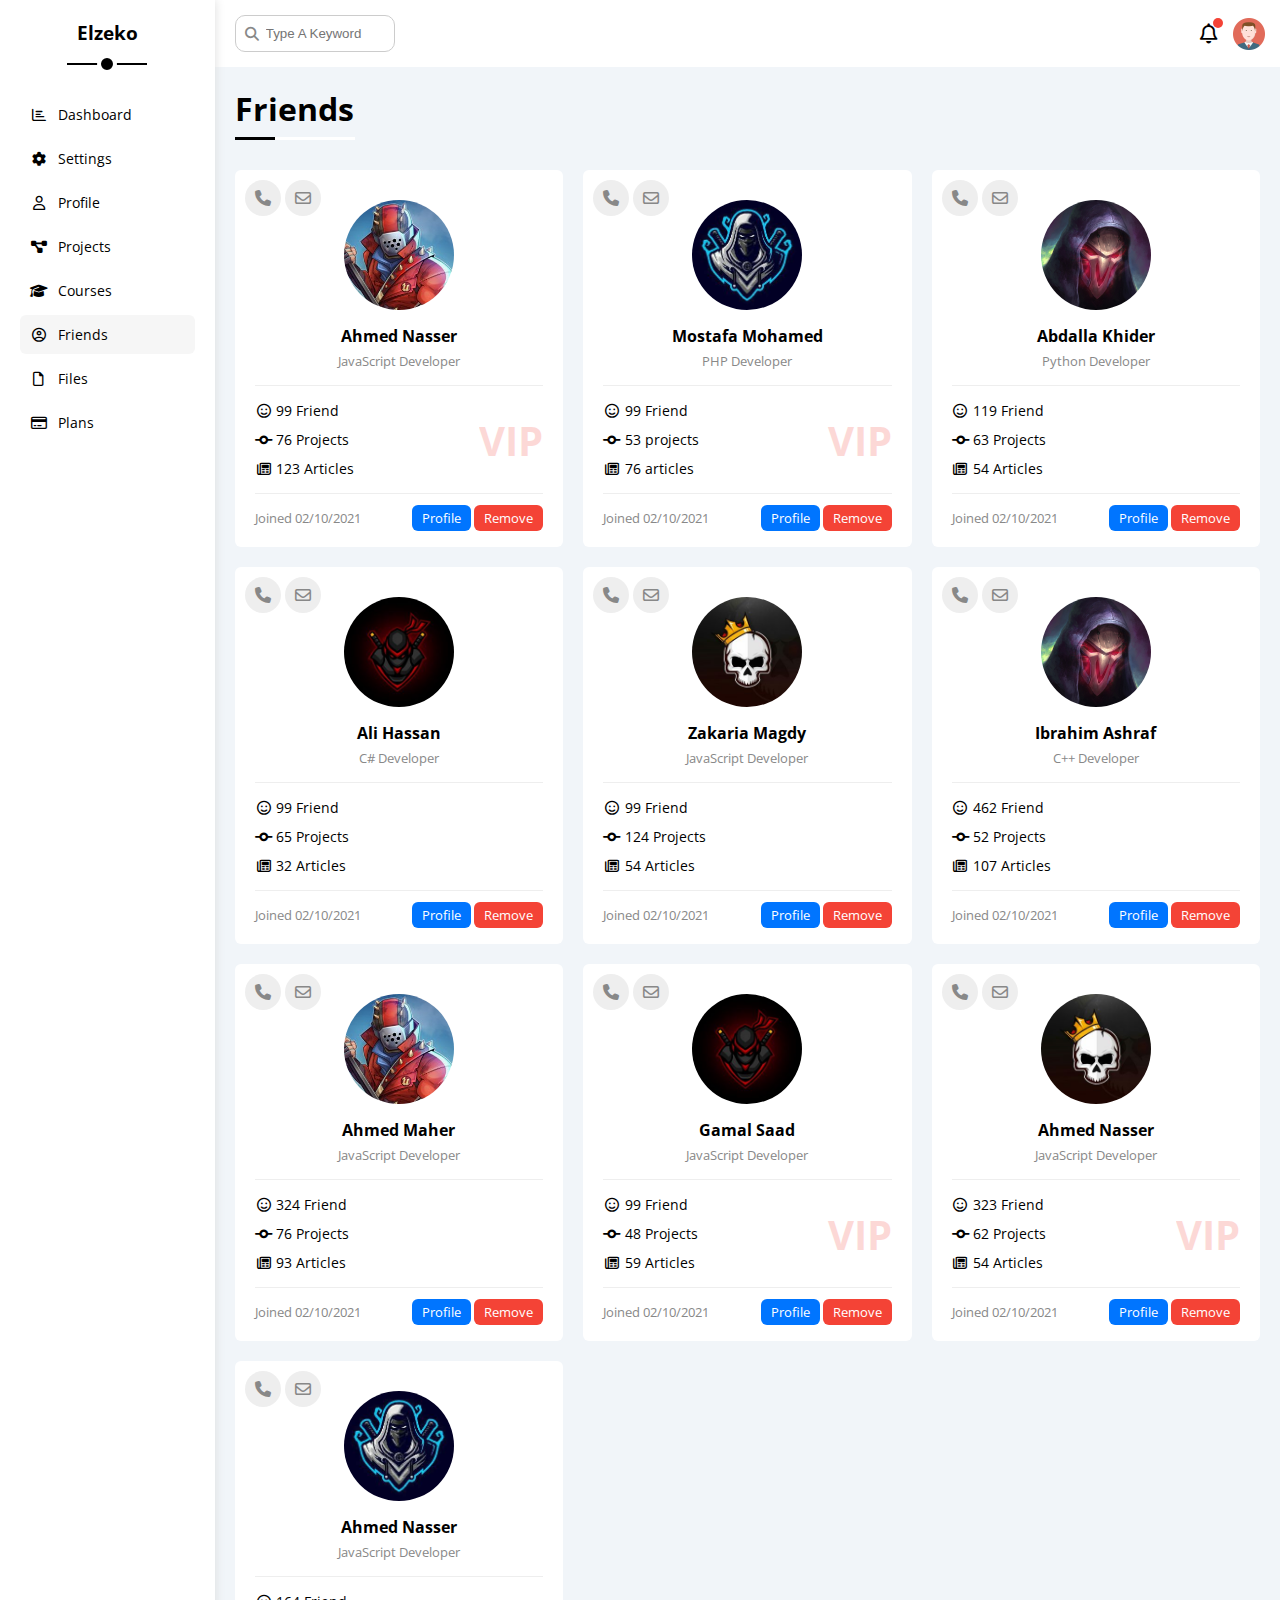
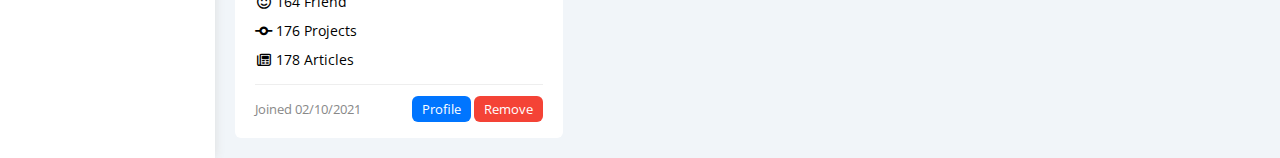
<file: friends.html>
<!DOCTYPE html>
<html lang="en">
  <head>
    <meta charset="UTF-8" />
    <meta http-equiv="X-UA-Compatible" content="IE=edge" />
    <meta name="viewport" content="width=device-width, initial-scale=1.0" />
    <title>Friends</title>
    <link rel="stylesheet" href="css/all.min.css" />
    <link rel="stylesheet" href="css/framework.css" />
    <link rel="stylesheet" href="css/master.css" />
    <link rel="preconnect" href="https://fonts.googleapis.com" />
    <link rel="preconnect" href="https://fonts.gstatic.com" crossorigin />
    <link
      href="https://fonts.googleapis.com/css2?family=Open+Sans:wght@300;500&display=swap"
      rel="stylesheet"
    />
  </head>
  <body>
    <div class="page d-flex">
      <!-- Start Sidebar -->
      <div class="sidebar p-20 bg-wihte p-relative">
        <h3 class="txt-c mt-0 p-relative">Elzeko</h3>
        <ul>
          <li>
            <a
              class="p-10 c-black fs-14 d-flex align-center rad-6"
              href="index.html"
            >
              <i class="fa-regular fa-chart-bar fa-fw"></i>
              <span>Dashboard</span>
            </a>
          </li>
          <li>
            <a
              class="p-10 c-black fs-14 d-flex align-center rad-6"
              href="settings.html"
            >
              <i class="fa-solid fa-gear fa-fw"></i>
              <span>Settings</span>
            </a>
          </li>
          <li>
            <a
              class="p-10 c-black fs-14 d-flex align-center rad-6"
              href="profile.html"
            >
              <i class="fa-regular fa-user fa-fw"></i>
              <span>Profile</span>
            </a>
          </li>
          <li>
            <a
              class="p-10 c-black fs-14 d-flex align-center rad-6"
              href="projects.html"
            >
              <i class="fa-solid fa-diagram-project fa-fw"></i>
              <span>Projects</span>
            </a>
          </li>
          <li>
            <a
              class="p-10 c-black fs-14 d-flex align-center rad-6"
              href="courses.html"
            >
              <i class="fa-solid fa-graduation-cap fa-fw"></i>
              <span>Courses</span>
            </a>
          </li>
          <li>
            <a
              class="active p-10 c-black fs-14 d-flex align-center rad-6"
              href="friends.html"
            >
              <i class="fa-regular fa-circle-user fa-fw"></i>
              <span>Friends</span>
            </a>
          </li>
          <li>
            <a
              class="p-10 c-black fs-14 d-flex align-center rad-6"
              href="files.html"
            >
              <i class="fa-regular fa-file fa-fw"></i>
              <span>Files</span>
            </a>
          </li>
          <li>
            <a
              class="p-10 c-black fs-14 d-flex align-center rad-6"
              href="plans.html"
            >
              <i class="fa-regular fa-credit-card fa-fw"></i>
              <span>Plans</span>
            </a>
          </li>
        </ul>
      </div>
      <!-- End Sidebar -->

      <div class="content w-full">
        <!-- Start Header  -->
        <div class="head w-full bg-wihte p-15 between-flex txt-c">
          <div class="search p-relative">
            <input
              class="p-10 rad-10"
              type="search"
              placeholder="Type A Keyword"
            />
          </div>
          <div class="icon d-flex align-center">
            <span class="notification p-relative">
              <i class="fa-regular fa-bell fa-lg"></i>
            </span>
            <img src="imgs/avatar.png" alt="avatar" />
          </div>
        </div>
        <!-- End Header  -->
        <h1 class="p-relative">Friends</h1>
        <div class="friends-page m-20 d-grid gap-20">
          <!-- Start Boxes Friend  -->

          <div class="friend bg-wihte p-20 rad-6 p-relative">
            <div class="message">
              <i class="fa-solid fa-phone"></i>
              <i class="fa-regular fa-envelope"></i>
            </div>
            <div class="text txt-c">
              <img src="imgs/friend-01.jpg" alt="" />
              <h4 class="m-0">Ahmed Nasser</h4>
              <p class="c-grey mt-5 mb-0 fs-13">JavaScript Developer</p>
            </div>
            <div class="icons p-relative fs-14">
              <div class="line mb-10">
                <i class="fa-regular fa-face-smile fa-fw"></i>
                <span> 99 Friend</span>
              </div>
              <div class="line mb-10">
                <i class="fa-solid fa-code-commit fa-fw"></i>
                <span> 76 Projects</span>
              </div>
              <div class="line">
                <i class="fa-regular fa-newspaper fa-fw"></i>
                <span> 123 Articles</span>
              </div>
              <div class="vip">VIP</div>
            </div>
            <div class="info between-flex fs-13">
              <span class="c-grey"> Joined 02/10/2021</span>
              <div>
                <a href="#" class="btn-shape c-white bg-blue">Profile</a>
                <a href="#" class="btn-shape c-white bg-red">Remove</a>
              </div>
            </div>
          </div>

          <div class="friend bg-wihte p-20 rad-6 p-relative">
            <div class="message">
              <i class="fa-solid fa-phone"></i>
              <i class="fa-regular fa-envelope"></i>
            </div>
            <div class="text txt-c">
              <img src="imgs/friend-02.jpg" alt="" />
              <h4 class="m-0">Mostafa Mohamed</h4>
              <p class="c-grey mt-5 mb-0 fs-13">PHP Developer</p>
            </div>
            <div class="icons p-relative fs-14">
              <div class="line mb-10">
                <i class="fa-regular fa-face-smile fa-fw"></i>
                <span> 99 Friend</span>
              </div>
              <div class="line mb-10">
                <i class="fa-solid fa-code-commit fa-fw"></i>
                <span> 53 projects</span>
              </div>
              <div class="line">
                <i class="fa-regular fa-newspaper fa-fw"></i>
                <span> 76 articles </span>
              </div>
              <div class="vip">VIP</div>
            </div>
            <div class="info between-flex fs-13">
              <span class="c-grey"> Joined 02/10/2021</span>
              <div>
                <a href="#" class="btn-shape c-white bg-blue">Profile</a>
                <a href="#" class="btn-shape c-white bg-red">Remove</a>
              </div>
            </div>
          </div>

          <div class="friend bg-wihte p-20 rad-6 p-relative">
            <div class="message">
              <i class="fa-solid fa-phone"></i>
              <i class="fa-regular fa-envelope"></i>
            </div>
            <div class="text txt-c">
              <img src="imgs/friend-03.jpg" alt="" />
              <h4 class="m-0">Abdalla Khider</h4>
              <p class="c-grey mt-5 mb-0 fs-13">Python Developer</p>
            </div>
            <div class="icons p-relative fs-14">
              <div class="line mb-10">
                <i class="fa-regular fa-face-smile fa-fw"></i>
                <span> 119 Friend</span>
              </div>
              <div class="line mb-10">
                <i class="fa-solid fa-code-commit fa-fw"></i>
                <span> 63 Projects</span>
              </div>
              <div class="line">
                <i class="fa-regular fa-newspaper fa-fw"></i>
                <span> 54 Articles</span>
              </div>
            </div>
            <div class="info between-flex fs-13">
              <span class="c-grey"> Joined 02/10/2021</span>
              <div>
                <a href="#" class="btn-shape c-white bg-blue">Profile</a>
                <a href="#" class="btn-shape c-white bg-red">Remove</a>
              </div>
            </div>
          </div>

          <div class="friend bg-wihte p-20 rad-6 p-relative">
            <div class="message">
              <i class="fa-solid fa-phone"></i>
              <i class="fa-regular fa-envelope"></i>
            </div>
            <div class="text txt-c">
              <img src="imgs/friend-04.jpg" alt="" />
              <h4 class="m-0">Ali Hassan</h4>
              <p class="c-grey mt-5 mb-0 fs-13">C# Developer</p>
            </div>
            <div class="icons p-relative fs-14">
              <div class="line mb-10">
                <i class="fa-regular fa-face-smile fa-fw"></i>
                <span> 99 Friend</span>
              </div>
              <div class="line mb-10">
                <i class="fa-solid fa-code-commit fa-fw"></i>
                <span> 65 Projects</span>
              </div>
              <div class="line">
                <i class="fa-regular fa-newspaper fa-fw"></i>
                <span> 32 Articles</span>
              </div>
            </div>
            <div class="info between-flex fs-13">
              <span class="c-grey"> Joined 02/10/2021</span>
              <div>
                <a href="#" class="btn-shape c-white bg-blue">Profile</a>
                <a href="#" class="btn-shape c-white bg-red">Remove</a>
              </div>
            </div>
          </div>

          <div class="friend bg-wihte p-20 rad-6 p-relative">
            <div class="message">
              <i class="fa-solid fa-phone"></i>
              <i class="fa-regular fa-envelope"></i>
            </div>
            <div class="text txt-c">
              <img src="imgs/friend-05.jpg" alt="" />
              <h4 class="m-0">Zakaria Magdy</h4>
              <p class="c-grey mt-5 mb-0 fs-13">JavaScript Developer</p>
            </div>
            <div class="icons p-relative fs-14">
              <div class="line mb-10">
                <i class="fa-regular fa-face-smile fa-fw"></i>
                <span> 99 Friend</span>
              </div>
              <div class="line mb-10">
                <i class="fa-solid fa-code-commit fa-fw"></i>
                <span> 124 Projects</span>
              </div>
              <div class="line">
                <i class="fa-regular fa-newspaper fa-fw"></i>
                <span> 54 Articles</span>
              </div>
            </div>
            <div class="info between-flex fs-13">
              <span class="c-grey"> Joined 02/10/2021</span>
              <div>
                <a href="#" class="btn-shape c-white bg-blue">Profile</a>
                <a href="#" class="btn-shape c-white bg-red">Remove</a>
              </div>
            </div>
          </div>

          <div class="friend bg-wihte p-20 rad-6 p-relative">
            <div class="message">
              <i class="fa-solid fa-phone"></i>
              <i class="fa-regular fa-envelope"></i>
            </div>
            <div class="text txt-c">
              <img src="imgs/friend-03.jpg" alt="" />
              <h4 class="m-0">Ibrahim Ashraf</h4>
              <p class="c-grey mt-5 mb-0 fs-13">C++ Developer</p>
            </div>
            <div class="icons p-relative fs-14">
              <div class="line mb-10">
                <i class="fa-regular fa-face-smile fa-fw"></i>
                <span> 462 Friend</span>
              </div>
              <div class="line mb-10">
                <i class="fa-solid fa-code-commit fa-fw"></i>
                <span> 52 Projects</span>
              </div>
              <div class="line">
                <i class="fa-regular fa-newspaper fa-fw"></i>
                <span> 107 Articles</span>
              </div>
            </div>
            <div class="info between-flex fs-13">
              <span class="c-grey"> Joined 02/10/2021</span>
              <div>
                <a href="#" class="btn-shape c-white bg-blue">Profile</a>
                <a href="#" class="btn-shape c-white bg-red">Remove</a>
              </div>
            </div>
          </div>

          <div class="friend bg-wihte p-20 rad-6 p-relative">
            <div class="message">
              <i class="fa-solid fa-phone"></i>
              <i class="fa-regular fa-envelope"></i>
            </div>
            <div class="text txt-c">
              <img src="imgs/friend-01.jpg" alt="" />
              <h4 class="m-0">Ahmed Maher</h4>
              <p class="c-grey mt-5 mb-0 fs-13">JavaScript Developer</p>
            </div>
            <div class="icons p-relative fs-14">
              <div class="line mb-10">
                <i class="fa-regular fa-face-smile fa-fw"></i>
                <span> 324 Friend</span>
              </div>
              <div class="line mb-10">
                <i class="fa-solid fa-code-commit fa-fw"></i>
                <span> 76 Projects</span>
              </div>
              <div class="line">
                <i class="fa-regular fa-newspaper fa-fw"></i>
                <span> 93 Articles</span>
              </div>
            </div>
            <div class="info between-flex fs-13">
              <span class="c-grey"> Joined 02/10/2021</span>
              <div>
                <a href="#" class="btn-shape c-white bg-blue">Profile</a>
                <a href="#" class="btn-shape c-white bg-red">Remove</a>
              </div>
            </div>
          </div>

          <div class="friend bg-wihte p-20 rad-6 p-relative">
            <div class="message">
              <i class="fa-solid fa-phone"></i>
              <i class="fa-regular fa-envelope"></i>
            </div>
            <div class="text txt-c">
              <img src="imgs/friend-04.jpg" alt="" />
              <h4 class="m-0">Gamal Saad</h4>
              <p class="c-grey mt-5 mb-0 fs-13">JavaScript Developer</p>
            </div>
            <div class="icons p-relative fs-14">
              <div class="line mb-10">
                <i class="fa-regular fa-face-smile fa-fw"></i>
                <span> 99 Friend</span>
              </div>
              <div class="line mb-10">
                <i class="fa-solid fa-code-commit fa-fw"></i>
                <span> 48 Projects</span>
              </div>
              <div class="line">
                <i class="fa-regular fa-newspaper fa-fw"></i>
                <span> 59 Articles</span>
              </div>
              <div class="vip">VIP</div>
            </div>
            <div class="info between-flex fs-13">
              <span class="c-grey"> Joined 02/10/2021</span>
              <div>
                <a href="#" class="btn-shape c-white bg-blue">Profile</a>
                <a href="#" class="btn-shape c-white bg-red">Remove</a>
              </div>
            </div>
          </div>

          <div class="friend bg-wihte p-20 rad-6 p-relative">
            <div class="message">
              <i class="fa-solid fa-phone"></i>
              <i class="fa-regular fa-envelope"></i>
            </div>
            <div class="text txt-c">
              <img src="imgs/friend-05.jpg" alt="" />
              <h4 class="m-0">Ahmed Nasser</h4>
              <p class="c-grey mt-5 mb-0 fs-13">JavaScript Developer</p>
            </div>
            <div class="icons p-relative fs-14">
              <div class="line mb-10">
                <i class="fa-regular fa-face-smile fa-fw"></i>
                <span> 323 Friend</span>
              </div>
              <div class="line mb-10">
                <i class="fa-solid fa-code-commit fa-fw"></i>
                <span> 62 Projects</span>
              </div>
              <div class="line">
                <i class="fa-regular fa-newspaper fa-fw"></i>
                <span> 54 Articles</span>
              </div>
              <div class="vip">VIP</div>
            </div>
            <div class="info between-flex fs-13">
              <span class="c-grey"> Joined 02/10/2021</span>
              <div>
                <a href="#" class="btn-shape c-white bg-blue">Profile</a>
                <a href="#" class="btn-shape c-white bg-red">Remove</a>
              </div>
            </div>
          </div>

          <div class="friend bg-wihte p-20 rad-6 p-relative">
            <div class="message">
              <i class="fa-solid fa-phone"></i>
              <i class="fa-regular fa-envelope"></i>
            </div>
            <div class="text txt-c">
              <img src="imgs/friend-02.jpg" alt="" />
              <h4 class="m-0">Ahmed Nasser</h4>
              <p class="c-grey mt-5 mb-0 fs-13">JavaScript Developer</p>
            </div>
            <div class="icons p-relative fs-14">
              <div class="line mb-10">
                <i class="fa-regular fa-face-smile fa-fw"></i>
                <span> 164 Friend</span>
              </div>
              <div class="line mb-10">
                <i class="fa-solid fa-code-commit fa-fw"></i>
                <span> 176 Projects</span>
              </div>
              <div class="line">
                <i class="fa-regular fa-newspaper fa-fw"></i>
                <span> 178 Articles</span>
              </div>
            </div>
            <div class="info between-flex fs-13">
              <span class="c-grey"> Joined 02/10/2021</span>
              <div>
                <a href="#" class="btn-shape c-white bg-blue">Profile</a>
                <a href="#" class="btn-shape c-white bg-red">Remove</a>
              </div>
            </div>
          </div>

          <!-- End Boxes Friend  -->
        </div>
      </div>
    </div>
  </body>
</html>
</file>
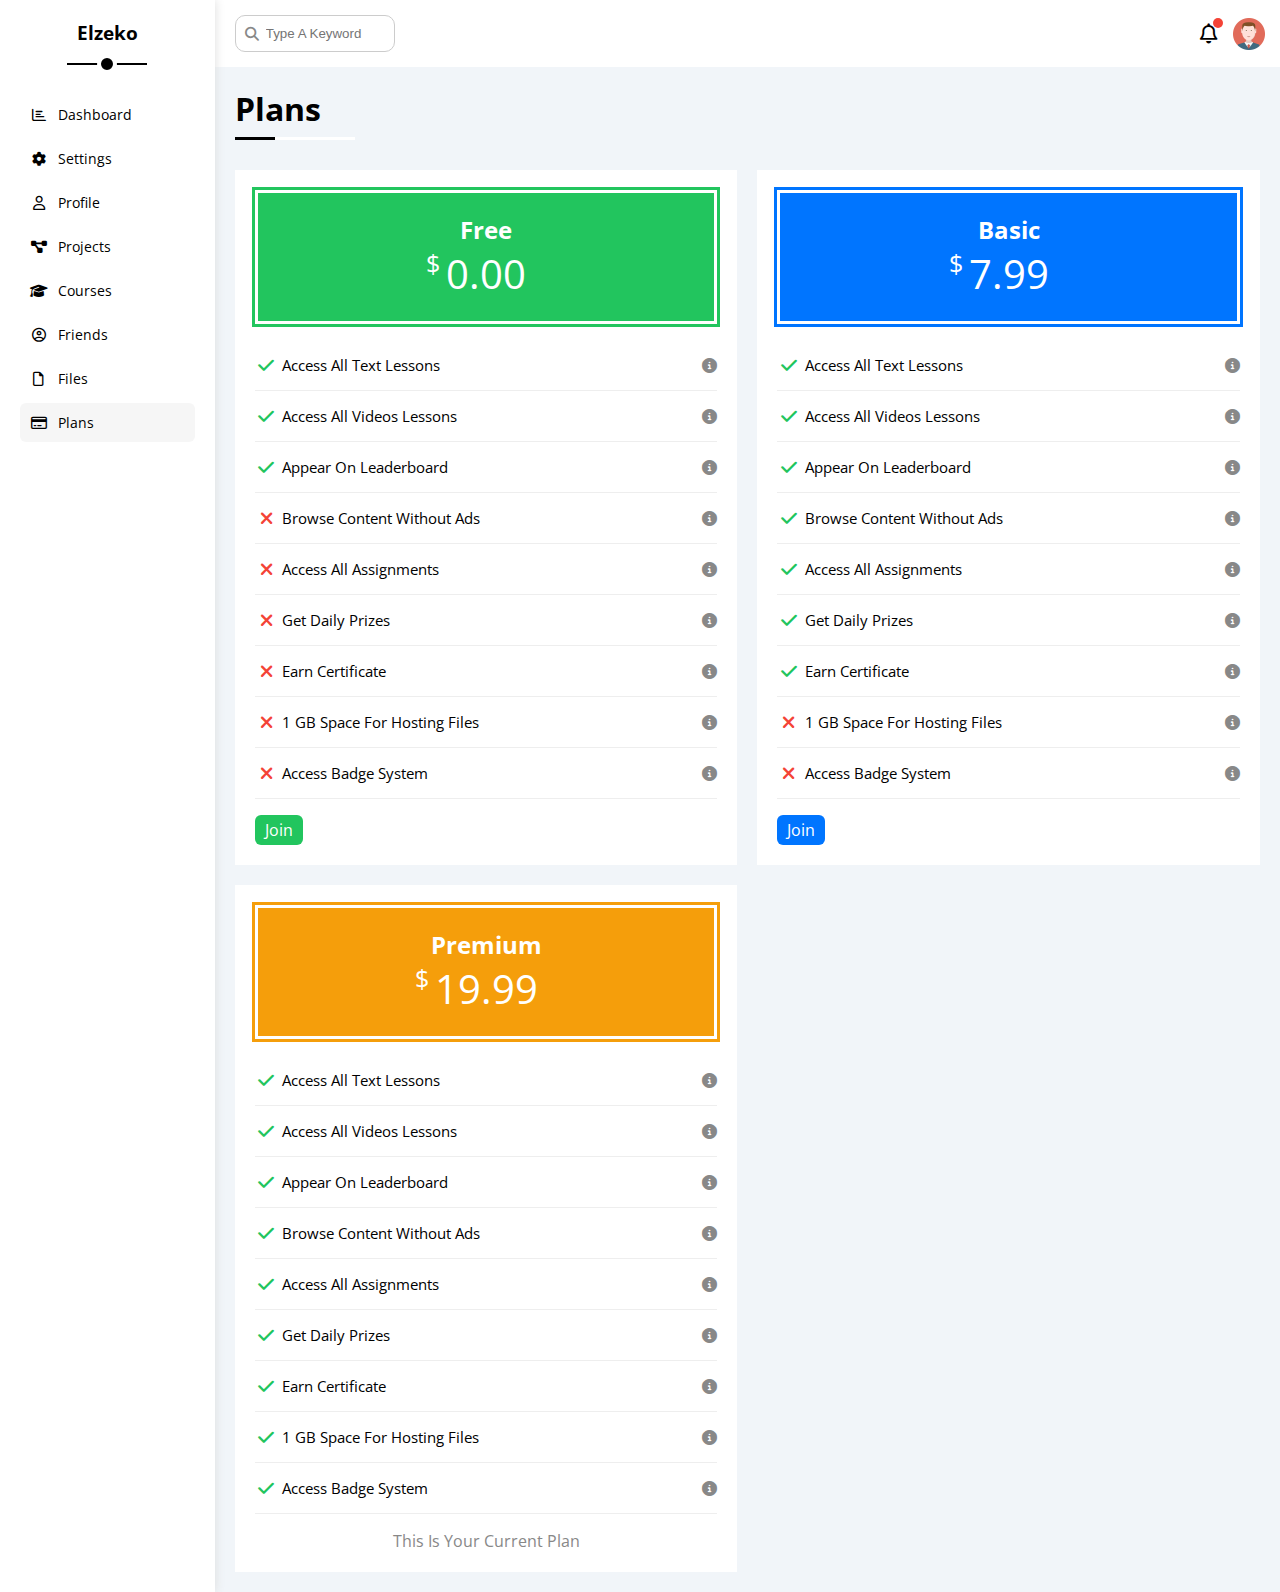
<file: plans.html>
<!DOCTYPE html>
<html lang="en">
  <head>
    <meta charset="UTF-8" />
    <meta http-equiv="X-UA-Compatible" content="IE=edge" />
    <meta name="viewport" content="width=device-width, initial-scale=1.0" />
    <title>Plans</title>
    <link rel="stylesheet" href="css/all.min.css" />
    <link rel="stylesheet" href="css/framework.css" />
    <link rel="stylesheet" href="css/master.css" />
    <link rel="preconnect" href="https://fonts.googleapis.com" />
    <link rel="preconnect" href="https://fonts.gstatic.com" crossorigin />
    <link
      href="https://fonts.googleapis.com/css2?family=Open+Sans:wght@300;500&display=swap"
      rel="stylesheet"
    />
  </head>
  <body>
    <div class="page d-flex">
      <!-- Start Sidebar -->
      <div class="sidebar p-20 bg-wihte p-relative">
        <h3 class="txt-c mt-0 p-relative">Elzeko</h3>
        <ul>
          <li>
            <a
              class="p-10 c-black fs-14 d-flex align-center rad-6"
              href="index.html"
            >
              <i class="fa-regular fa-chart-bar fa-fw"></i>
              <span>Dashboard</span>
            </a>
          </li>
          <li>
            <a
              class="p-10 c-black fs-14 d-flex align-center rad-6"
              href="settings.html"
            >
              <i class="fa-solid fa-gear fa-fw"></i>
              <span>Settings</span>
            </a>
          </li>
          <li>
            <a
              class="p-10 c-black fs-14 d-flex align-center rad-6"
              href="profile.html"
            >
              <i class="fa-regular fa-user fa-fw"></i>
              <span>Profile</span>
            </a>
          </li>
          <li>
            <a
              class="p-10 c-black fs-14 d-flex align-center rad-6"
              href="projects.html"
            >
              <i class="fa-solid fa-diagram-project fa-fw"></i>
              <span>Projects</span>
            </a>
          </li>
          <li>
            <a
              class="p-10 c-black fs-14 d-flex align-center rad-6"
              href="courses.html"
            >
              <i class="fa-solid fa-graduation-cap fa-fw"></i>
              <span>Courses</span>
            </a>
          </li>
          <li>
            <a
              class="p-10 c-black fs-14 d-flex align-center rad-6"
              href="friends.html"
            >
              <i class="fa-regular fa-circle-user fa-fw"></i>
              <span>Friends</span>
            </a>
          </li>
          <li>
            <a
              class="p-10 c-black fs-14 d-flex align-center rad-6"
              href="files.html"
            >
              <i class="fa-regular fa-file fa-fw"></i>
              <span>Files</span>
            </a>
          </li>
          <li>
            <a
              class="active p-10 c-black fs-14 d-flex align-center rad-6"
              href="plans.html"
            >
              <i class="fa-regular fa-credit-card fa-fw"></i>
              <span>Plans</span>
            </a>
          </li>
        </ul>
      </div>
      <!-- End Sidebar -->

      <div class="content w-full">
        <!-- Start Header  -->
        <div class="head w-full bg-wihte p-15 between-flex txt-c">
          <div class="search p-relative">
            <input
              class="p-10 rad-10"
              type="search"
              placeholder="Type A Keyword"
            />
          </div>
          <div class="icon d-flex align-center">
            <span class="notification p-relative">
              <i class="fa-regular fa-bell fa-lg"></i>
            </span>
            <img src="imgs/avatar.png" alt="avatar" />
          </div>
        </div>
        <!-- End Header  -->
        <h1 class="p-relative">Plans</h1>
        <div class="plans-page d-grid gap-20 m-20">
          <div class="plan green p-20 bg-wihte">
            <div class="head bg-green c-white txt-c p-20">
              <h2 class="m-0">Free</h2>
              <span class="price">
                <span>$</span>
                0.00</span
              >
            </div>
            <ul>
              <li>
                <i class="fa-solid fa-check fa-fw yes"></i>
                <span> Access All Text Lessons</span>
                <i class="fa-solid fa-circle-info help"></i>
              </li>
              <li>
                <i class="fa-solid fa-check fa-fw yes"></i>
                <span> Access All Videos Lessons</span>
                <i class="fa-solid fa-circle-info help"></i>
              </li>
              <li>
                <i class="fa-solid fa-check fa-fw yes"></i>
                <span>Appear On Leaderboard</span>
                <i class="fa-solid fa-circle-info help"></i>
              </li>
              <li>
                <i class="fa-solid fa-xmark fa-fw"></i>
                <span>Browse Content Without Ads</span>
                <i class="fa-solid fa-circle-info help"></i>
              </li>
              <li>
                <i class="fa-solid fa-xmark fa-fw"></i>
                <span> Access All Assignments</span>
                <i class="fa-solid fa-circle-info help"></i>
              </li>
              <li>
                <i class="fa-solid fa-xmark fa-fw"></i>
                <span>Get Daily Prizes</span>
                <i class="fa-solid fa-circle-info help"></i>
              </li>
              <li>
                <i class="fa-solid fa-xmark fa-fw"></i>
                <span> Earn Certificate</span>
                <i class="fa-solid fa-circle-info help"></i>
              </li>
              <li>
                <i class="fa-solid fa-xmark fa-fw"></i>
                <span>1 GB Space For Hosting Files</span>
                <i class="fa-solid fa-circle-info help"></i>
              </li>
              <li>
                <i class="fa-solid fa-xmark fa-fw"></i>
                <span> Access Badge System</span>
                <i class="fa-solid fa-circle-info help"></i>
              </li>
            </ul>
            <a href="#" class="bg-green c-white btn-shape d-block w-fit">
              Join
            </a>
          </div>
          <div class="plan blue p-20 bg-wihte">
            <div class="head bg-blue c-white txt-c p-20">
              <h2 class="m-0">Basic</h2>
              <span class="price">
                <span>$</span>
                7.99</span
              >
            </div>
            <ul>
              <li>
                <i class="fa-solid fa-check fa-fw yes"></i>
                <span> Access All Text Lessons</span>
                <i class="fa-solid fa-circle-info help"></i>
              </li>
              <li>
                <i class="fa-solid fa-check fa-fw yes"></i>
                <span> Access All Videos Lessons</span>
                <i class="fa-solid fa-circle-info help"></i>
              </li>
              <li>
                <i class="fa-solid fa-check fa-fw yes"></i>
                <span>Appear On Leaderboard</span>
                <i class="fa-solid fa-circle-info help"></i>
              </li>
              <li>
                <i class="fa-solid fa-check fa-fw yes"></i>
                <span>Browse Content Without Ads</span>
                <i class="fa-solid fa-circle-info help"></i>
              </li>
              <li>
                <i class="fa-solid fa-check fa-fw yes"></i>
                <span> Access All Assignments</span>
                <i class="fa-solid fa-circle-info help"></i>
              </li>
              <li>
                <i class="fa-solid fa-check fa-fw yes"></i>
                <span>Get Daily Prizes</span>
                <i class="fa-solid fa-circle-info help"></i>
              </li>
              <li>
                <i class="fa-solid fa-check fa-fw yes"></i>
                <span> Earn Certificate</span>
                <i class="fa-solid fa-circle-info help"></i>
              </li>
              <li>
                <i class="fa-solid fa-xmark fa-fw"></i>
                <span>1 GB Space For Hosting Files</span>
                <i class="fa-solid fa-circle-info help"></i>
              </li>
              <li>
                <i class="fa-solid fa-xmark fa-fw"></i>
                <span> Access Badge System</span>
                <i class="fa-solid fa-circle-info help"></i>
              </li>
            </ul>
            <a href="#" class="bg-blue c-white btn-shape d-block w-fit">
              Join
            </a>
          </div>
          <div class="plan orange p-20 bg-wihte">
            <div class="head bg-orange c-white txt-c p-20">
              <h2 class="m-0">Premium</h2>
              <span class="price">
                <span>$</span>
                19.99</span
              >
            </div>
            <ul>
              <li>
                <i class="fa-solid fa-check fa-fw yes"></i>
                <span> Access All Text Lessons</span>
                <i class="fa-solid fa-circle-info help"></i>
              </li>
              <li>
                <i class="fa-solid fa-check fa-fw yes"></i>
                <span> Access All Videos Lessons</span>
                <i class="fa-solid fa-circle-info help"></i>
              </li>
              <li>
                <i class="fa-solid fa-check fa-fw yes"></i>
                <span>Appear On Leaderboard</span>
                <i class="fa-solid fa-circle-info help"></i>
              </li>
              <li>
                <i class="fa-solid fa-check fa-fw yes"></i>
                <span>Browse Content Without Ads</span>
                <i class="fa-solid fa-circle-info help"></i>
              </li>
              <li>
                <i class="fa-solid fa-check fa-fw yes"></i>
                <span> Access All Assignments</span>
                <i class="fa-solid fa-circle-info help"></i>
              </li>
              <li>
                <i class="fa-solid fa-check fa-fw yes"></i>
                <span>Get Daily Prizes</span>
                <i class="fa-solid fa-circle-info help"></i>
              </li>
              <li>
                <i class="fa-solid fa-check fa-fw yes"></i>
                <span> Earn Certificate</span>
                <i class="fa-solid fa-circle-info help"></i>
              </li>
              <li>
                <i class="fa-solid fa-check fa-fw yes"></i>
                <span>1 GB Space For Hosting Files</span>
                <i class="fa-solid fa-circle-info help"></i>
              </li>
              <li>
                <i class="fa-solid fa-check fa-fw yes"></i>
                <span> Access Badge System</span>
                <i class="fa-solid fa-circle-info help"></i>
              </li>
            </ul>
            <p class="txt-c c-grey m-0">This Is Your Current Plan</p>
          </div>
        </div>
      </div>
    </div>
  </body>
</html>
</file>
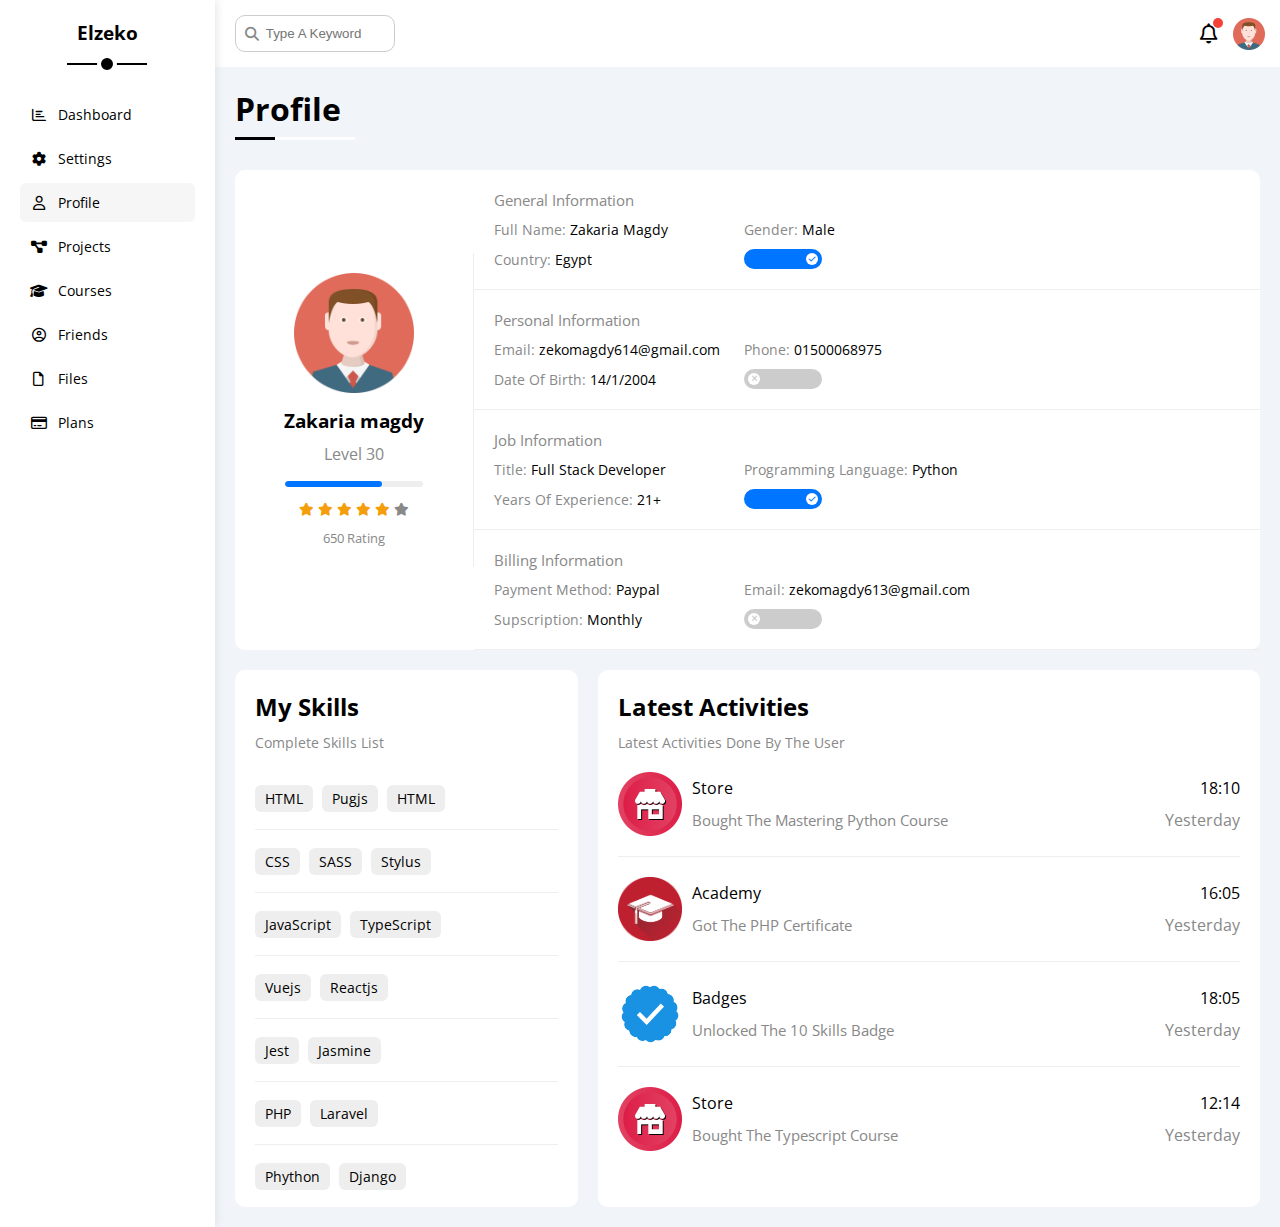
<file: profile.html>
<!DOCTYPE html>
<html lang="en">
  <head>
    <meta charset="UTF-8" />
    <meta http-equiv="X-UA-Compatible" content="IE=edge" />
    <meta name="viewport" content="width=device-width, initial-scale=1.0" />
    <title>Profile</title>
    <link rel="stylesheet" href="css/all.min.css" />
    <link rel="stylesheet" href="css/framework.css" />
    <link rel="stylesheet" href="css/master.css" />
    <link rel="preconnect" href="https://fonts.googleapis.com" />
    <link rel="preconnect" href="https://fonts.gstatic.com" crossorigin />
    <link
      href="https://fonts.googleapis.com/css2?family=Open+Sans:wght@300;500&display=swap"
      rel="stylesheet"
    />
  </head>
  <body>
    <div class="page d-flex">
      <!-- Start Sidebar -->
      <div class="sidebar p-20 bg-wihte p-relative">
        <h3 class="txt-c mt-0 p-relative">Elzeko</h3>
        <ul>
          <li>
            <a
              class="p-10 c-black fs-14 d-flex align-center rad-6"
              href="index.html"
            >
              <i class="fa-regular fa-chart-bar fa-fw"></i>
              <span>Dashboard</span>
            </a>
          </li>
          <li>
            <a
              class="p-10 c-black fs-14 d-flex align-center rad-6"
              href="settings.html"
            >
              <i class="fa-solid fa-gear fa-fw"></i>
              <span>Settings</span>
            </a>
          </li>
          <li>
            <a
              class="active p-10 c-black fs-14 d-flex align-center rad-6"
              href="profile.html"
            >
              <i class="fa-regular fa-user fa-fw"></i>
              <span>Profile</span>
            </a>
          </li>
          <li>
            <a
              class="p-10 c-black fs-14 d-flex align-center rad-6"
              href="projects.html"
            >
              <i class="fa-solid fa-diagram-project fa-fw"></i>
              <span>Projects</span>
            </a>
          </li>
          <li>
            <a
              class="p-10 c-black fs-14 d-flex align-center rad-6"
              href="courses.html"
            >
              <i class="fa-solid fa-graduation-cap fa-fw"></i>
              <span>Courses</span>
            </a>
          </li>
          <li>
            <a
              class="p-10 c-black fs-14 d-flex align-center rad-6"
              href="friends.html"
            >
              <i class="fa-regular fa-circle-user fa-fw"></i>
              <span>Friends</span>
            </a>
          </li>
          <li>
            <a
              class="p-10 c-black fs-14 d-flex align-center rad-6"
              href="files.html"
            >
              <i class="fa-regular fa-file fa-fw"></i>
              <span>Files</span>
            </a>
          </li>
          <li>
            <a
              class="p-10 c-black fs-14 d-flex align-center rad-6"
              href="plans.html"
            >
              <i class="fa-regular fa-credit-card fa-fw"></i>
              <span>Plans</span>
            </a>
          </li>
        </ul>
      </div>
      <!-- End Sidebar -->

      <div class="content w-full">
        <!-- Start Header  -->
        <div class="head w-full bg-wihte p-15 between-flex txt-c">
          <div class="search p-relative">
            <input
              class="p-10 rad-10"
              type="search"
              placeholder="Type A Keyword"
            />
          </div>
          <div class="icon d-flex align-center">
            <span class="notification p-relative">
              <i class="fa-regular fa-bell fa-lg"></i>
            </span>
            <img src="imgs/avatar.png" alt="avatar" />
          </div>
        </div>
        <!-- End Header  -->
        <h1 class="p-relative">Profile</h1>
        <div class="profile-page m-20">
          <!-- Start Overview -->
          <div class="overview bg-wihte rad-10 d-flex align-center">
            <div class="avatar p-20 txt-c">
              <img
                src="imgs/avatar.png"
                class="mb-10"
                width="120px"
                height="120px"
                alt=""
              />
              <h3 class="m-0">Zakaria magdy</h3>
              <p class="c-grey mt-10">Level 30</p>
              <div class="progress-div bg-eee p-relative rad-6">
                <span class="progress" style="width: 70%"></span>
              </div>
              <div class="stars mt-10 mb-10">
                <i class="fa-solid fa-star c-orange fs-13"></i>
                <i class="fa-solid fa-star c-orange fs-13"></i>
                <i class="fa-solid fa-star c-orange fs-13"></i>
                <i class="fa-solid fa-star c-orange fs-13"></i>
                <i class="fa-solid fa-star c-orange fs-13"></i>
                <i class="fa-solid fa-star c-grey fs-13"></i>
              </div>
              <p class="c-grey fs-13 m-0">650 Rating</p>
            </div>
            <div class="details w-full txt-c-mobile">
              <div class="box d-flex align-center p-20">
                <h4 class="m-0 c-grey fs-15 w-full">General Information</h4>
                <div class="fs-14">
                  <span class="c-grey">Full Name: </span>
                  <span> Zakaria Magdy</span>
                </div>
                <div class="fs-14">
                  <span class="c-grey">Gender: </span>
                  <span> Male</span>
                </div>
                <div class="fs-14">
                  <span class="c-grey">Country: </span>
                  <span> Egypt</span>
                </div>
                <div>
                  <label>
                    <input class="toggle-checkbox" type="checkbox" checked />
                    <div class="toggle-switch"></div>
                  </label>
                </div>
              </div>

              <div class="box d-flex align-center p-20">
                <h4 class="m-0 c-grey fs-15 w-full">Personal Information</h4>
                <div class="fs-14">
                  <span class="c-grey">Email: </span>
                  <span>zekomagdy614@gmail.com</span>
                </div>
                <div class="fs-14">
                  <span class="c-grey">Phone: </span>
                  <span>01500068975</span>
                </div>
                <div class="fs-14">
                  <span class="c-grey">Date Of Birth: </span>
                  <span> 14/1/2004</span>
                </div>
                <div>
                  <label>
                    <input class="toggle-checkbox" type="checkbox" />
                    <div class="toggle-switch"></div>
                  </label>
                </div>
              </div>

              <div class="box d-flex align-center p-20">
                <h4 class="m-0 c-grey fs-15 w-full">Job Information</h4>
                <div class="fs-14">
                  <span class="c-grey">Title: </span>
                  <span> Full Stack Developer</span>
                </div>
                <div class="fs-14">
                  <span class="c-grey">Programming Language: </span>
                  <span> Python </span>
                </div>
                <div class="fs-14">
                  <span class="c-grey">Years Of Experience: </span>
                  <span> 21+</span>
                </div>
                <div>
                  <label>
                    <input class="toggle-checkbox" type="checkbox" checked />
                    <div class="toggle-switch"></div>
                  </label>
                </div>
              </div>

              <div class="box d-flex align-center p-20">
                <h4 class="m-0 c-grey fs-15 w-full">Billing Information</h4>
                <div class="fs-14">
                  <span class="c-grey">Payment Method: </span>
                  <span> Paypal</span>
                </div>
                <div class="fs-14">
                  <span class="c-grey">Email: </span>
                  <span> zekomagdy613@gmail.com</span>
                </div>
                <div class="fs-14">
                  <span class="c-grey">Supscription: </span>
                  <span> Monthly</span>
                </div>
                <div>
                  <label>
                    <input class="toggle-checkbox" type="checkbox" />
                    <div class="toggle-switch"></div>
                  </label>
                </div>
              </div>
            </div>
          </div>
          <!-- End Overview -->

          <!-- Start Skills And Activities -->
          <div class="other-data d-flex gap-20">
            <div class="my-skills bg-wihte rad-10 mt-20 p-20">
              <h2 class="mt-0 mb-10">My Skills</h2>
              <p class="mt-0 mb-20 c-grey fs-14">Complete Skills List</p>
              <div class="box txt-c-mobile pt-15">
                <span>HTML</span>
                <span>Pugjs</span>
                <span>HTML</span>
              </div>
              <div class="box txt-c-mobile">
                <span>CSS</span>
                <span>SASS</span>
                <span>Stylus</span>
              </div>
              <div class="box txt-c-mobile">
                <span>JavaScript</span>
                <span>TypeScript</span>
              </div>
              <div class="box txt-c-mobile">
                <span>Vuejs</span>
                <span>Reactjs</span>
              </div>
              <div class="box txt-c-mobile">
                <span>Jest</span>
                <span>Jasmine</span>
              </div>
              <div class="box txt-c-mobile">
                <span>PHP</span>
                <span>Laravel</span>
              </div>
              <div class="box txt-c-mobile">
                <span>Phython</span>
                <span>Django</span>
              </div>
            </div>
            <div class="latest-activities my-skills bg-wihte rad-10 mt-20 p-20">
              <h2 class="mt-0 mb-10">Latest Activities</h2>
              <p class="mt-0 mb-20 c-grey fs-14">
                Latest Activities Done By The User
              </p>
              <div class="box d-flex align-center">
                <img
                  src="imgs/activity-01.png"
                  width="70px"
                  height="70px"
                  alt=""
                />
                <div class="text w-full d-flex between-flex">
                  <div class="info">
                    <span class="d-block mb-10">Store</span>
                    <span class="c-grey fs-15"
                      >Bought The Mastering Python Course</span
                    >
                  </div>
                  <div class="date">
                    <span class="mb-10 d-block">18:10</span>
                    <span class="c-grey">Yesterday</span>
                  </div>
                </div>
              </div>

              <div class="box d-flex align-center">
                <img
                  src="imgs/activity-02.png"
                  width="70px"
                  height="70px"
                  alt=""
                />
                <div class="text w-full d-flex between-flex">
                  <div class="info">
                    <span class="d-block mb-10">Academy</span>
                    <span class="c-grey fs-15">Got The PHP Certificate</span>
                  </div>
                  <div class="date">
                    <span class="mb-10 d-block">16:05</span>
                    <span class="c-grey">Yesterday</span>
                  </div>
                </div>
              </div>

              <div class="box d-flex align-center">
                <img
                  src="imgs/activity-03.png"
                  width="70px"
                  height="70px"
                  alt=""
                />
                <div class="text w-full d-flex between-flex">
                  <div class="info">
                    <span class="d-block mb-10">Badges</span>
                    <span class="c-grey fs-15"
                      >Unlocked The 10 Skills Badge</span
                    >
                  </div>
                  <div class="date">
                    <span class="mb-10 d-block">18:05</span>
                    <span class="c-grey">Yesterday</span>
                  </div>
                </div>
              </div>

              <div class="box d-flex align-center">
                <img
                  src="imgs/activity-01.png"
                  width="70px"
                  height="70px"
                  alt=""
                />
                <div class="text w-full d-flex between-flex">
                  <div class="info">
                    <span class="d-block mb-10">Store</span>
                    <span class="c-grey fs-15"
                      >Bought The Typescript Course</span
                    >
                  </div>
                  <div class="date">
                    <span class="mb-10 d-block">12:14</span>
                    <span class="c-grey">Yesterday</span>
                  </div>
                </div>
              </div>
            </div>
          </div>
          <!-- Start Skills And Activities -->

          
        </div>
      </div>
    </div>
  </body>
</html>
</file>
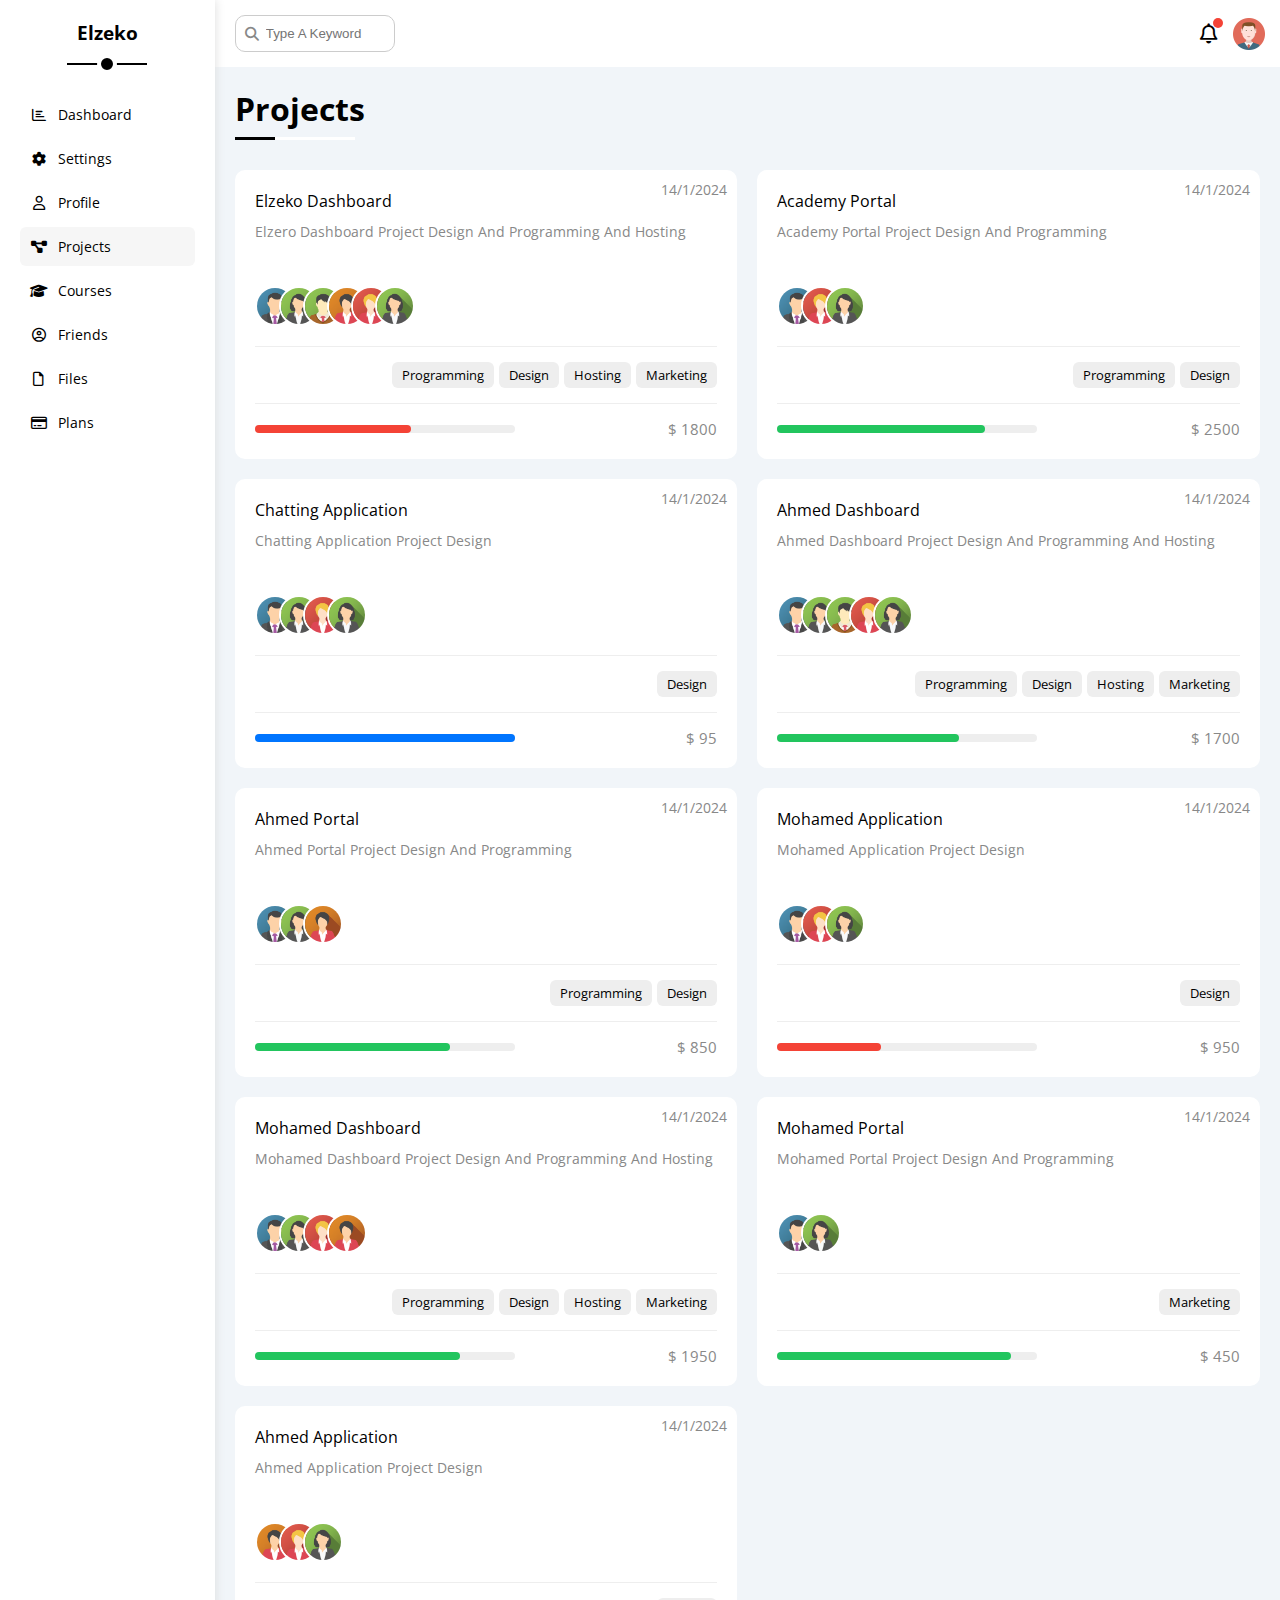
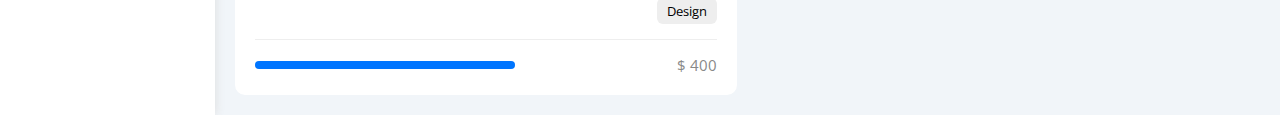
<file: projects.html>
<!DOCTYPE html>
<html lang="en">
  <head>
    <meta charset="UTF-8" />
    <meta http-equiv="X-UA-Compatible" content="IE=edge" />
    <meta name="viewport" content="width=device-width, initial-scale=1.0" />
    <title>Projects</title>
    <link rel="stylesheet" href="css/all.min.css" />
    <link rel="stylesheet" href="css/framework.css" />
    <link rel="stylesheet" href="css/master.css" />
    <link rel="preconnect" href="https://fonts.googleapis.com" />
    <link rel="preconnect" href="https://fonts.gstatic.com" crossorigin />
    <link
      href="https://fonts.googleapis.com/css2?family=Open+Sans:wght@300;500&display=swap"
      rel="stylesheet"
    />
  </head>
  <body>
    <div class="page d-flex">
      <!-- Start Sidebar -->
      <div class="sidebar p-20 bg-wihte p-relative">
        <h3 class="txt-c mt-0 p-relative">Elzeko</h3>
        <ul>
          <li>
            <a
              class="p-10 c-black fs-14 d-flex align-center rad-6"
              href="index.html"
            >
              <i class="fa-regular fa-chart-bar fa-fw"></i>
              <span>Dashboard</span>
            </a>
          </li>
          <li>
            <a
              class="p-10 c-black fs-14 d-flex align-center rad-6"
              href="settings.html"
            >
              <i class="fa-solid fa-gear fa-fw"></i>
              <span>Settings</span>
            </a>
          </li>
          <li>
            <a
              class="p-10 c-black fs-14 d-flex align-center rad-6"
              href="profile.html"
            >
              <i class="fa-regular fa-user fa-fw"></i>
              <span>Profile</span>
            </a>
          </li>
          <li>
            <a
              class="active p-10 c-black fs-14 d-flex align-center rad-6"
              href="projects.html"
            >
              <i class="fa-solid fa-diagram-project fa-fw"></i>
              <span>Projects</span>
            </a>
          </li>
          <li>
            <a
              class="p-10 c-black fs-14 d-flex align-center rad-6"
              href="courses.html"
            >
              <i class="fa-solid fa-graduation-cap fa-fw"></i>
              <span>Courses</span>
            </a>
          </li>
          <li>
            <a
              class="p-10 c-black fs-14 d-flex align-center rad-6"
              href="friends.html"
            >
              <i class="fa-regular fa-circle-user fa-fw"></i>
              <span>Friends</span>
            </a>
          </li>
          <li>
            <a
              class="p-10 c-black fs-14 d-flex align-center rad-6"
              href="files.html"
            >
              <i class="fa-regular fa-file fa-fw"></i>
              <span>Files</span>
            </a>
          </li>
          <li>
            <a
              class="p-10 c-black fs-14 d-flex align-center rad-6"
              href="plans.html"
            >
              <i class="fa-regular fa-credit-card fa-fw"></i>
              <span>Plans</span>
            </a>
          </li>
        </ul>
      </div>
      <!-- End Sidebar -->

      <div class="content w-full">
        <!-- Start Header  -->
        <div class="head w-full bg-wihte p-15 between-flex txt-c">
          <div class="search p-relative">
            <input
              class="p-10 rad-10"
              type="search"
              placeholder="Type A Keyword"
            />
          </div>
          <div class="icon d-flex align-center">
            <span class="notification p-relative">
              <i class="fa-regular fa-bell fa-lg"></i>
            </span>
            <img src="imgs/avatar.png" alt="avatar" />
          </div>
        </div>
        <!-- End Header  -->
        <h1 class="p-relative">Projects</h1>
        <div class="projects-page m-20 d-grid gap-20">
          <!-- Start Project boxes -->
          <div class="project p-relative bg-wihte rad-10 p-20">
            <span class="date">14/1/2024 </span>
            <h4 class="m-0">Elzeko Dashboard</h4>
            <p class="c-grey mt-10 mb-10 fs-14">
              Elzero Dashboard Project Design And Programming And Hosting
            </p>
            <div class="team w-full">
              <a href="#"><img src="imgs/team-01.png" alt="team" /></a>
              <a href="#"><img src="imgs/team-02.png" alt="team" /></a>
              <a href="#"><img src="imgs/team-03.png" alt="team" /></a>
              <a href="#"><img src="imgs/team-04.png" alt="team" /></a>
              <a href="#"><img src="imgs/team-05.png" alt="team" /></a>
              <a href="#"><img src="imgs/team-02.png" alt="team" /></a>
            </div>
            <div class="do d-flex gap-5 w-full">
              <span class="btn-shape bg-eee fs-13 rad-6">Programming</span>
              <span class="btn-shape bg-eee fs-13 rad-6">Design</span>
              <span class="btn-shape bg-eee fs-13 rad-6">Hosting</span>
              <span class="btn-shape bg-eee fs-13 rad-6">Marketing</span>
            </div>
            <div class="progress d-flex between-flex">
              <div class="prog-div">
                <span class="bg-red" style="width: 60%"></span>
              </div>
              <span class="c-grey fs-15">$ 1800</span>
            </div>
          </div>

          <div class="project p-relative bg-wihte rad-10 p-20">
            <span class="date">14/1/2024 </span>
            <h4 class="m-0">Academy Portal</h4>
            <p class="c-grey mt-10 mb-10 fs-14">
              Academy Portal Project Design And Programming
            </p>
            <div class="team w-full">
              <a href="#"><img src="imgs/team-01.png" alt="team" /></a>
              <a href="#"><img src="imgs/team-05.png" alt="team" /></a>
              <a href="#"><img src="imgs/team-02.png" alt="team" /></a>
            </div>
            <div class="do d-flex gap-5 w-full">
              <span class="btn-shape bg-eee fs-13 rad-6">Programming</span>
              <span class="btn-shape bg-eee fs-13 rad-6">Design</span>
            </div>
            <div class="progress d-flex between-flex">
              <div class="prog-div">
                <span class="bg-green" style="width: 80%"></span>
              </div>
              <span class="c-grey fs-15">$ 2500</span>
            </div>
          </div>

          <div class="project p-relative bg-wihte rad-10 p-20">
            <span class="date">14/1/2024 </span>
            <h4 class="m-0">Chatting Application</h4>
            <p class="c-grey mt-10 mb-10 fs-14">
              Chatting Application Project Design
            </p>
            <div class="team w-full">
              <a href="#"><img src="imgs/team-01.png" alt="team" /></a>
              <a href="#"><img src="imgs/team-02.png" alt="team" /></a>
              <a href="#"><img src="imgs/team-05.png" alt="team" /></a>
              <a href="#"><img src="imgs/team-02.png" alt="team" /></a>
            </div>
            <div class="do d-flex gap-5 w-full">
              <span class="btn-shape bg-eee fs-13 rad-6">Design</span>
            </div>
            <div class="progress d-flex between-flex">
              <div class="prog-div">
                <span class="bg-blue" style="width: 100%"></span>
              </div>
              <span class="c-grey fs-15">$ 95</span>
            </div>
          </div>

          <div class="project p-relative bg-wihte rad-10 p-20">
            <span class="date">14/1/2024 </span>
            <h4 class="m-0">Ahmed Dashboard</h4>
            <p class="c-grey mt-10 mb-10 fs-14">
              Ahmed Dashboard Project Design And Programming And Hosting
            </p>
            <div class="team w-full">
              <a href="#"><img src="imgs/team-01.png" alt="team" /></a>
              <a href="#"><img src="imgs/team-02.png" alt="team" /></a>
              <a href="#"><img src="imgs/team-03.png" alt="team" /></a>
              <a href="#"><img src="imgs/team-05.png" alt="team" /></a>
              <a href="#"><img src="imgs/team-02.png" alt="team" /></a>
            </div>
            <div class="do d-flex gap-5 w-full">
              <span class="btn-shape bg-eee fs-13 rad-6">Programming</span>
              <span class="btn-shape bg-eee fs-13 rad-6">Design</span>
              <span class="btn-shape bg-eee fs-13 rad-6">Hosting</span>
              <span class="btn-shape bg-eee fs-13 rad-6">Marketing</span>
            </div>
            <div class="progress d-flex between-flex">
              <div class="prog-div">
                <span class="bg-green" style="width: 70%"></span>
              </div>
              <span class="c-grey fs-15">$ 1700</span>
            </div>
          </div>

          <div class="project p-relative bg-wihte rad-10 p-20">
            <span class="date">14/1/2024 </span>
            <h4 class="m-0">Ahmed Portal</h4>
            <p class="c-grey mt-10 mb-10 fs-14">
              Ahmed Portal Project Design And Programming
            </p>
            <div class="team w-full">
              <a href="#"><img src="imgs/team-01.png" alt="team" /></a>
              <a href="#"><img src="imgs/team-02.png" alt="team" /></a>
              <a href="#"><img src="imgs/team-04.png" alt="team" /></a>
            </div>
            <div class="do d-flex gap-5 w-full">
              <span class="btn-shape bg-eee fs-13 rad-6">Programming</span>
              <span class="btn-shape bg-eee fs-13 rad-6">Design</span>
            </div>
            <div class="progress d-flex between-flex">
              <div class="prog-div">
                <span class="bg-green" style="width: 75%"></span>
              </div>
              <span class="c-grey fs-15">$ 850</span>
            </div>
          </div>

          <div class="project p-relative bg-wihte rad-10 p-20">
            <span class="date">14/1/2024 </span>
            <h4 class="m-0">Mohamed Application</h4>
            <p class="c-grey mt-10 mb-10 fs-14">
              Mohamed Application Project Design
            </p>
            <div class="team w-full">
              <a href="#"><img src="imgs/team-01.png" alt="team" /></a>
              <a href="#"><img src="imgs/team-05.png" alt="team" /></a>
              <a href="#"><img src="imgs/team-02.png" alt="team" /></a>
            </div>
            <div class="do d-flex gap-5 w-full">
              <span class="btn-shape bg-eee fs-13 rad-6">Design</span>
            </div>
            <div class="progress d-flex between-flex">
              <div class="prog-div">
                <span class="bg-red" style="width: 40%"></span>
              </div>
              <span class="c-grey fs-15">$ 950</span>
            </div>
          </div>

          <div class="project p-relative bg-wihte rad-10 p-20">
            <span class="date">14/1/2024 </span>
            <h4 class="m-0">Mohamed Dashboard</h4>
            <p class="c-grey mt-10 mb-10 fs-14">
              Mohamed Dashboard Project Design And Programming And Hosting
            </p>
            <div class="team w-full">
              <a href="#"><img src="imgs/team-01.png" alt="team" /></a>
              <a href="#"><img src="imgs/team-02.png" alt="team" /></a>
              <a href="#"><img src="imgs/team-05.png" alt="team" /></a>
              <a href="#"><img src="imgs/team-04.png" alt="team" /></a>
            </div>
            <div class="do d-flex gap-5 w-full">
              <span class="btn-shape bg-eee fs-13 rad-6">Programming</span>
              <span class="btn-shape bg-eee fs-13 rad-6">Design</span>
              <span class="btn-shape bg-eee fs-13 rad-6">Hosting</span>
              <span class="btn-shape bg-eee fs-13 rad-6">Marketing</span>
            </div>
            <div class="progress d-flex between-flex">
              <div class="prog-div">
                <span class="bg-green" style="width: 79%"></span>
              </div>
              <span class="c-grey fs-15">$ 1950</span>
            </div>
          </div>

          <div class="project p-relative bg-wihte rad-10 p-20">
            <span class="date">14/1/2024 </span>
            <h4 class="m-0">Mohamed Portal</h4>
            <p class="c-grey mt-10 mb-10 fs-14">
              Mohamed Portal Project Design And Programming
            </p>
            <div class="team w-full">
              <a href="#"><img src="imgs/team-01.png" alt="team" /></a>
              <a href="#"><img src="imgs/team-02.png" alt="team" /></a>
            </div>
            <div class="do d-flex gap-5 w-full">
              <span class="btn-shape bg-eee fs-13 rad-6">Marketing</span>
            </div>
            <div class="progress d-flex between-flex">
              <div class="prog-div">
                <span class="bg-green" style="width: 90%"></span>
              </div>
              <span class="c-grey fs-15">$ 450</span>
            </div>
          </div>

          <div class="project p-relative bg-wihte rad-10 p-20">
            <span class="date">14/1/2024 </span>
            <h4 class="m-0">Ahmed Application</h4>
            <p class="c-grey mt-10 mb-10 fs-14">
              Ahmed Application Project Design
            </p>
            <div class="team w-full">
              <a href="#"><img src="imgs/team-04.png" alt="team" /></a>
              <a href="#"><img src="imgs/team-05.png" alt="team" /></a>
              <a href="#"><img src="imgs/team-02.png" alt="team" /></a>
            </div>
            <div class="do d-flex gap-5 w-full">
              <span class="btn-shape bg-eee fs-13 rad-6">Design</span>
            </div>
            <div class="progress d-flex between-flex">
              <div class="prog-div">
                <span class="bg-blue" style="width: 100%"></span>
              </div>
              <span class="c-grey fs-15">$ 400</span>
            </div>
          </div>
          <!-- End Project boxes -->
        </div>
      </div>
    </div>
  </body>
</html>
</file>
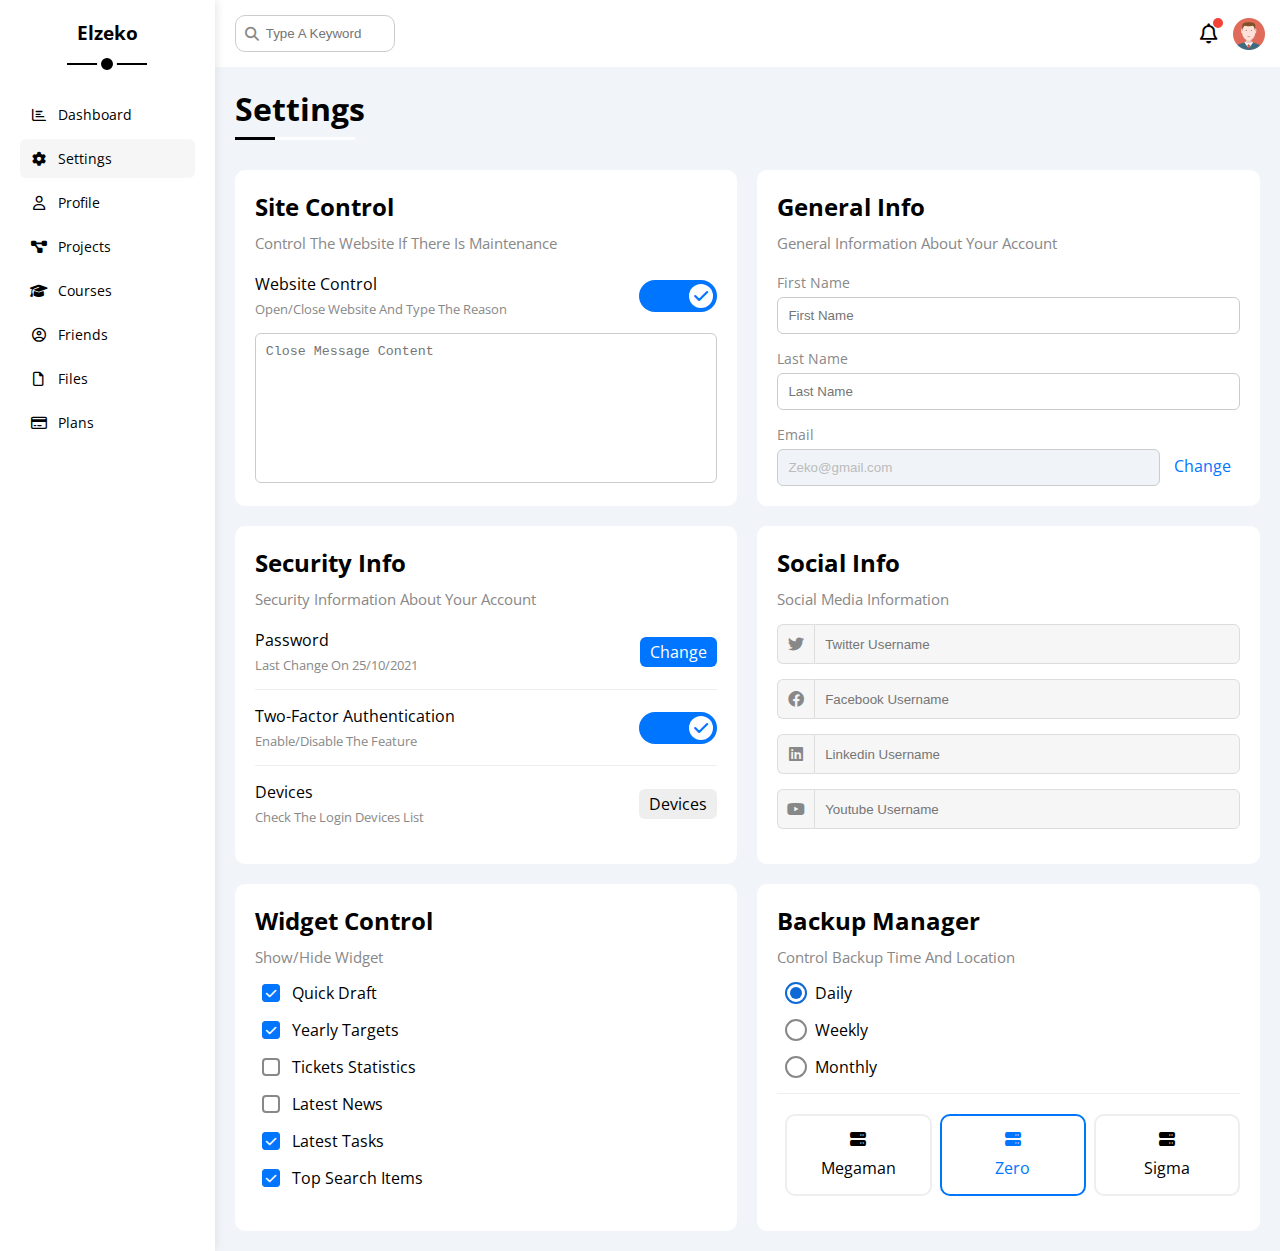
<file: settings.html>
<!DOCTYPE html>
<html lang="en">
  <head>
    <meta charset="UTF-8" />
    <meta http-equiv="X-UA-Compatible" content="IE=edge" />
    <meta name="viewport" content="width=device-width, initial-scale=1.0" />
    <title>Settings</title>
    <link rel="stylesheet" href="css/all.min.css" />
    <link rel="stylesheet" href="css/framework.css" />
    <link rel="stylesheet" href="css/master.css" />
    <link rel="preconnect" href="https://fonts.googleapis.com" />
    <link rel="preconnect" href="https://fonts.gstatic.com" crossorigin />
    <link
      href="https://fonts.googleapis.com/css2?family=Open+Sans:wght@300;500&display=swap"
      rel="stylesheet"
    />
  </head>
  <body>
    <div class="page d-flex">
      <!-- Start Sidebar -->
      <div class="sidebar p-20 bg-wihte p-relative">
        <h3 class="txt-c mt-0 p-relative">Elzeko</h3>
        <ul>
          <li>
            <a
              class="p-10 c-black fs-14 d-flex align-center rad-6"
              href="index.html"
            >
              <i class="fa-regular fa-chart-bar fa-fw"></i>
              <span>Dashboard</span>
            </a>
          </li>
          <li>
            <a
              class="active p-10 c-black fs-14 d-flex align-center rad-6"
              href="settings.html"
            >
              <i class="fa-solid fa-gear fa-fw"></i>
              <span>Settings</span>
            </a>
          </li>
          <li>
            <a
              class="p-10 c-black fs-14 d-flex align-center rad-6"
              href="profile.html"
            >
              <i class="fa-regular fa-user fa-fw"></i>
              <span>Profile</span>
            </a>
          </li>
          <li>
            <a
              class="p-10 c-black fs-14 d-flex align-center rad-6"
              href="projects.html"
            >
              <i class="fa-solid fa-diagram-project fa-fw"></i>
              <span>Projects</span>
            </a>
          </li>
          <li>
            <a
              class="p-10 c-black fs-14 d-flex align-center rad-6"
              href="courses.html"
            >
              <i class="fa-solid fa-graduation-cap fa-fw"></i>
              <span>Courses</span>
            </a>
          </li>
          <li>
            <a
              class="p-10 c-black fs-14 d-flex align-center rad-6"
              href="friends.html"
            >
              <i class="fa-regular fa-circle-user fa-fw"></i>
              <span>Friends</span>
            </a>
          </li>
          <li>
            <a
              class="p-10 c-black fs-14 d-flex align-center rad-6"
              href="files.html"
            >
              <i class="fa-regular fa-file fa-fw"></i>
              <span>Files</span>
            </a>
          </li>
          <li>
            <a
              class="p-10 c-black fs-14 d-flex align-center rad-6"
              href="plans.html"
            >
              <i class="fa-regular fa-credit-card fa-fw"></i>
              <span>Plans</span>
            </a>
          </li>
        </ul>
      </div>
      <!-- End Sidebar -->

      <div class="content w-full">
        <!-- Start Header  -->
        <div class="head w-full bg-wihte p-15 between-flex txt-c">
          <div class="search p-relative">
            <input
              class="p-10 rad-10"
              type="search"
              placeholder="Type A Keyword"
            />
          </div>
          <div class="icon d-flex align-center">
            <span class="notification p-relative">
              <i class="fa-regular fa-bell fa-lg"></i>
            </span>
            <img src="imgs/avatar.png" alt="avatar" />
          </div>
        </div>
        <!-- End Header  -->
        <h1 class="p-relative">Settings</h1>
        <div class="settings-page d-grid m-20 gap-20">
          <!-- Start Site Control -->
          <div class="site-control bg-wihte p-20 rad-10">
            <h2 class="mt-0 mb-10">Site Control</h2>
            <p class="c-grey mb-20 mt-0 fs-15">
              Control The Website If There Is Maintenance
            </p>
            <div class="control mb-15 between-flex">
              <div class="info">
                <span>Website Control</span>
                <p class="c-grey fs-13 mt-5 mb-0">
                  Open/Close Website And Type The Reason
                </p>
              </div>
              <label>
                <input class="toggle-checkbox" type="checkbox" checked />
                <div class="toggle-switch"></div>
              </label>
            </div>
            <textarea
              class="close-message p-10 rad-6 d-block w-full"
              placeholder="Close Message Content"
            ></textarea>
          </div>
          <!-- End Site Control -->

          <!-- Start General Info -->
          <div class="General-info bg-wihte rad-10 p-20">
            <h2 class="mt-0 mb-10">General Info</h2>
            <p class="c-grey mt-0 mb-20 fs-15">
              General Information About Your Account
            </p>
            <div class="mb-15">
              <label class="d-block c-grey mb-5 fs-14" for="First"
                >First Name</label
              >
              <input
                class="w-full p-10 b-none rad-6 border-ccc d-block"
                type="text"
                placeholder="First Name"
                id="First"
              />
            </div>
            <div class="mb-15">
              <label class="d-block c-grey mb-5 fs-14" for="Last"
                >Last Name</label
              >
              <input
                class="w-full p-10 b-none rad-6 border-ccc d-block"
                type="text"
                placeholder="Last Name"
                id="Last"
              />
            </div>
            <div>
              <label class="d-block c-grey mb-5 fs-14" for="email">Email</label>
              <input
                class="email p-10 b-none rad-6 border-ccc w-full mr-10"
                type="email"
                value="Zeko@gmail.com"
                id="email"
                disabled
              />
              <a href="#" class="c-blue">Change</a>
            </div>
          </div>
          <!-- End General Info -->

          <!-- Start Security Info -->
          <div class="security-info bg-wihte p-20 rad-10">
            <h2 class="mt-0 mb-10">Security Info</h2>
            <p class="c-grey mb-20 mt-0 fs-15">
              Security Information About Your Account
            </p>
            <div class="sec-info mb-15 between-flex">
              <div>
                <span>Password</span>
                <p class="c-grey fs-13 mt-5 mb-0">Last Change On 25/10/2021</p>
              </div>
              <a class="btn-shape bg-blue c-white" href="#">Change</a>
            </div>

            <div class="sec-info mb-15 between-flex">
              <div>
                <span>Two-Factor Authentication</span>
                <p class="c-grey fs-13 mt-5 mb-0">Enable/Disable The Feature</p>
              </div>
              <label>
                <input class="toggle-checkbox" type="checkbox" checked />
                <div class="toggle-switch"></div>
              </label>
            </div>

            <div class="sec-info between-flex">
              <div>
                <span>Devices</span>
                <p class="c-grey fs-13 mt-5 mb-0">
                  Check The Login Devices List
                </p>
              </div>
              <a class="btn-shape bg-eee c-black" href="#">Devices</a>
            </div>
          </div>
          <!-- End Security Info -->

          <!-- Start Social Info  -->
          <div class="social-info bg-wihte p-20 rad-10">
            <h2 class="mt-0 mb-10">Social Info</h2>
            <p class="c-grey mt-0 fs-15">Social Media Information</p>
            <div class="box d-flex align-center mb-15">
              <i class="fa-brands fa-twitter center-flex c-grey f"></i>
              <input
                type="text"
                class="w-full"
                placeholder="Twitter Username"
              />
            </div>
            <div class="box d-flex align-center mb-15">
              <i class="fa-brands fa-facebook center-flex c-grey f"></i>
              <input
                type="text"
                class="w-full"
                placeholder="Facebook Username"
              />
            </div>
            <div class="box d-flex align-center mb-15">
              <i class="fa-brands fa-linkedin center-flex c-grey f"></i>
              <input
                type="text"
                class="w-full"
                placeholder="Linkedin Username"
              />
            </div>
            <div class="box d-flex align-center mb-15">
              <i class="fa-brands fa-youtube center-flex c-grey f"></i>
              <input
                type="text"
                class="w-full"
                placeholder="Youtube Username"
              />
            </div>
          </div>
          <!-- End Social Info  -->

          <!-- Start Widgets Control  -->
          <div class="widget-control bg-wihte p-20 rad-10">
            <h2 class="mt-0 mb-10">Widget Control</h2>
            <p class="c-grey mt-0 fs-15">Show/Hide Widget</p>
            <div class="control d-flex align-center mb-15">
              <input type="checkbox" id="one" checked />
              <label for="one">Quick Draft</label>
            </div>
            <div class="control d-flex align-center mb-15">
              <input type="checkbox" name="" id="two" checked />
              <label for="two">Yearly Targets </label>
            </div>
            <div class="control d-flex align-center mb-15">
              <input type="checkbox" name="" id="three" />
              <label for="three">Tickets Statistics</label>
            </div>
            <div class="control d-flex align-center mb-15">
              <input type="checkbox" name="" id="four" />
              <label for="four">Latest News</label>
            </div>
            <div class="control d-flex align-center mb-15">
              <input type="checkbox" name="" id="five" checked />
              <label for="five">Latest Tasks</label>
            </div>
            <div class="control d-flex align-center">
              <input type="checkbox" name="" id="six" checked />
              <label for="six">Top Search Items</label>
            </div>
          </div>
          <!-- End Widgets Control  -->

          <!-- Start Backup Manager -->
          <div class="backup-manager bg-wihte p-20 rad-10">
            <h2 class="mt-0 mb-10">Backup Manager</h2>
            <p class="c-grey mt-0 fs-15">Control Backup Time And Location</p>
            <div class="box d-flex align-center mb-15">
              <input type="radio" id="d" name="time" checked />
              <label for="d">Daily</label>
            </div>
            <div class="box d-flex align-center mb-15">
              <input type="radio" id="w" name="time" />
              <label for="w">Weekly</label>
            </div>
            <div class="box d-flex align-center mb-15">
              <input type="radio" id="m" name="time" />
              <label for="m">Monthly</label>
            </div>

            <div class="servers d-flex align-center txt-c">
              <input type="radio" name="servers" id="servers-one" />
              <div class="servers-box w-full rad-10 mb-15">
                <label for="servers-one" class="d-block m-15">
                  <i class="fa-solid fa-server d-block mb-10"></i>
                  Megaman</label
                >
              </div>

              <input type="radio" name="servers" id="servers-two" checked />
              <div class="servers-box w-full rad-10 mb-15">
                <label for="servers-two" class="d-block m-15">
                  <i class="fa-solid fa-server d-block mb-10"></i>
                  Zero</label
                >
              </div>

              <input type="radio" name="servers" id="servers-three" />
              <div class="servers-box w-full rad-10 mb-15">
                <label for="servers-three" class="d-block m-15">
                  <i class="fa-solid fa-server d-block mb-10"></i>
                  Sigma</label
                >
              </div>
            </div>
          </div>
          <!-- Start Backup Manager -->
        </div>
      </div>
    </div>
  </body>
</html>
</file>
<file: css/framework.css>
:root {
  --blue-color: #0075ff;
  --blue-alt-color: #0d69d5;
  --orange-color: #f59e0b;
  --green-color: #22c55e;
  --red-color: #f44336;
  --grey-color: #888;
}
/* Start Box */
.d-flex {
  display: flex;
}
.f-wrap {
  flex-wrap: wrap;
}
.align-center {
  align-items: center;
}
.space-between {
  justify-content: space-between;
}
.f-1 {
  flex: 1;
}
.d-grid {
  display: grid;
}
.gap-5 {
  gap: 5px;
}
.gap-20 {
  gap: 20px;
}
.d-block {
  display: block;
}
@media (max-width: 767px) {
  .block-mobile {
    display: block;
  }
  .hide-mobile {
    display: none;
  }
}
/* End Box */

/* Start Width + height */
.w-full {
  width: 100%;
}
.w-fit {
  width: fit-content;
}
.h-full{
  height: 100%;
}
/* End Width + height */

/* Start Position  */
.p-relative {
  position: relative;
}
.p-absolute {
  position: absolute;
}
/* End Position  */

/* Start Padding + Margin */
.p-5 {
  padding: 5px;
}
.p-10 {
  padding: 10px;
}
.p-15 {
  padding: 15px;
}
.p-20 {
  padding: 20px;
}
.pt-10{
  padding-top: 10px;
}
.pt-15{
  padding-top: 15px;
}
.pt-20{
  padding-top: 20px;
}
.pt-25{
  padding-top: 25px;
}
.pb-10{
  padding-bottom: 10px;
}
.pb-15{
  padding-bottom: 15px;
}
.pb-20{
  padding-bottom: 20px;
}
.m-0 {
  margin: 0px;
}
.m-15 {
  margin: 15px;
}
.m-20 {
  margin: 20px;
}
.mt-0 {
  margin-top: 0;
}
.mt-5 {
  margin-top: 5px;
}
.mt-10 {
  margin-top: 10px;
}
.mt-15 {
  margin-top: 15px;
}
.mt-20 {
  margin-top: 20px;
}
.mt-25 {
  margin-top: 25px;
}
.mr-10 {
  margin-right: 10px;
}
.mr-15 {
  margin-right: 15px;
}
.mb-0 {
  margin-bottom: 0px;
}
.mb-5 {
  margin-bottom: 5px;
}
.mb-10 {
  margin-bottom: 10px;
}
.mb-15 {
  margin-bottom: 15px;
}
.mb-20 {
  margin-bottom: 20px;
}
.mb-25 {
  margin-bottom: 25px;
}
.ml-10{
  margin-left: 10px;
}
.ml-15{
  margin-left: 15px;
}
/* End Padding + Margin */

/* Start color  */
.bg-wihte {
  background-color: white;
}
.bg-eee {
  background-color: #eee;
}
.bg-blue {
  background-color: var(--blue-color);
}
.bg-orange {
  background-color: var(--orange-color);
}
.bg-green {
  background-color: var(--green-color);
}
.bg-red {
  background-color: var(--red-color);
}
.c-white {
  color: white;
}
.c-black {
  color: black;
}
.c-grey {
  color: var(--grey-color);
}
.c-blue {
  color: var(--blue-color);
}
.c-orange {
  color: var(--orange-color);
}
.c-green {
  color: var(--green-color);
}
.c-red {
  color: var(--red-color);
}
/* End color  */

/* Start Font  */
.txt-c {
  text-align: center;
}
.fw-bold {
  font-weight: bold;
}
.fw-normal{
  font-weight: normal;
}
.fs-13 {
  font-size: 13px;
}
.fs-14 {
  font-size: 14px;
}
.fs-15 {
  font-size: 15px;
}
.fs-16 {
  font-size: 16px;
}
.fs-25 {
  font-size: 25px;
}
@media (max-width: 767px) {
  .txt-c-mobile {
    text-align: center;
  }
}
/* End Font  */

/* Start Border */
.b-none {
  border: none;
}
.border-ccc{
  border: 1px solid #ccc;
}
.border-eee{
  border: 1px solid #eee;
}
.rad-6 {
  border-radius: 6px;
}
.rad-10 {
  border-radius: 10px;
}
/* Start Border */

/* Start Components  */
.center-flex {
  display: flex;
  align-items: center;
  justify-content: center;
}
.between-flex {
  display: flex;
  justify-content: space-between;
  align-items: center;
}
.btn-shape {
  padding: 4px 10px;
  border-radius: 6px;
}
/* End Components  */
</file>
<file: css/master.css>
:root {
  --blue-color: #0075ff;
  --blue-alt-color: #0d69d5;
  --orange-color: #f59e0b;
  --green-color: #22c55e;
  --red-color: #f44336;
  --grey-color: #888;
}
* {
  box-sizing: border-box;
}
body {
  font-family: "Open Sans", sans-serif;
  margin: 0;
}
*:focus {
  outline: none;
}
a {
  text-decoration: none;
}
ul {
  list-style: none;
  padding: 0px;
}
::-webkit-scrollbar {
  width: 15px;
}
::-webkit-scrollbar-track {
  background-color: white;
}
::-webkit-scrollbar-thumb {
  background-color: var(--blue-color);
}
::-webkit-scrollbar-thumb:hover {
  background-color: var(--blue-alt-color);
}
.page {
  background-color: #f1f5f9;
  min-height: 100vh;
}
.page h1 {
  margin: 20px 20px 40px;
}
.page h1::before,
.page h1::after {
  content: "";
  position: absolute;
  height: 3px;
  width: 120px;
  left: 0;
  bottom: -10px;
  background-color: white;
}
.page h1::after {
  background-color: black;
  width: 40px;
}
/* Start Sidebar  */
.sidebar {
  box-shadow: 0 0 10px #ddd;
  width: 250px;
}
.sidebar > h3 {
  margin-bottom: 50px;
}
.sidebar h3::before,
.sidebar h3::after {
  content: "";
  position: absolute;
  background-color: black;
  left: 50%;
  transform: translateX(-50%);
}
.sidebar > h3::before {
  height: 2px;
  width: 80px;
  bottom: -20px;
}
.sidebar > h3::after {
  height: 12px;
  width: 12px;
  border: 4px solid white;
  bottom: -29px;
  border-radius: 50%;
}
.sidebar ul li a {
  transition: 0.3s;
  margin-bottom: 5px;
}
.sidebar ul li a:hover,
.sidebar ul li .active {
  background-color: #f6f6f6;
}
.sidebar ul li a span {
  font-size: 14px;
  margin-left: 10px;
}
@media (max-width: 767px) {
  .sidebar {
    width: 58px;
    padding: 10px;
  }
  .sidebar > h3 {
    font-size: 13px;
    margin-bottom: 15px;
  }
  .sidebar h3::before,
  .sidebar h3::after {
    display: none;
  }
  .sidebar ul li a span {
    display: none;
  }
}
/* End Sidebar  */

/* Start Head  */
.content {
  overflow: hidden;
}
.head .search input {
  width: 160px;
  padding-left: 30px;
  margin-left: 5px;
  border: 1px solid #ccc;
  transition: width 0.3s;
}
.head .search input:focus {
  width: 200px;
}
.head .search input:focus::placeholder {
  opacity: 0;
}
.head .search::before {
  font-family: var(--fa-style-family-classic);
  content: "\f002";
  font-weight: 900;
  position: absolute;
  left: 15px;
  top: 50%;
  transform: translateY(-50%);
  font-size: 14px;
  color: var(--grey-color);
}
.head .icon .notification::before {
  content: "";
  position: absolute;
  width: 10px;
  height: 10px;
  background-color: var(--red-color);
  border-radius: 50%;
  top: -5px;
  right: -5px;
}
.content .head img {
  width: 32px;
  height: 32px;
  margin-left: 15px;
}
/* End Head  */
.wrapper {
  grid-template-columns: repeat(auto-fill, minmax(450px, 1fr));
  margin: 0 20px 20px 20px;
}
@media (max-width: 767px) {
  .wrapper {
    grid-template-columns: minmax(200px, 1fr);
    margin: 0 10px 10px 10px;
  }
}

/* Start Welcome Widget  */
.welcome {
  overflow: hidden;
}
.welcome .avatar {
  width: 64px;
  height: 64px;
  border: 2px solid white;
  border-radius: 50%;
  padding: 2px;
  box-shadow: 0 0 5px #ddd;
  margin-left: 20px;
  margin-top: -32px;
}
.welcome .intro img {
  width: 200px;
  margin-bottom: -10px;
}
.welcome .body {
  border-top: 1px solid #eee;
}
.welcome .body {
  border-bottom: 1px solid #eee;
}
.welcome .body > div {
  flex: 1;
}
.welcome .visit {
  margin: 0 15px 15px auto;
  transition: 0.3s;
}
.welcome .visit:hover {
  background-color: var(--blue-alt-color);
}
@media (max-width: 767px) {
  .welcome .intro {
    padding-bottom: 30px;
  }
  .welcome .avatar {
    margin-left: 0;
  }
  .welcome .body > div:not(:last-child) {
    margin-bottom: 20px;
  }
}
/* End Welcome Widget  */

/* Start Quick Draft */
.quick-draft textarea {
  resize: none;
  min-height: 180px;
}
.quick-draft form .save {
  margin-left: auto;
  transition: 0.3s;
  cursor: pointer;
}
.quick-draft form .save:hover {
  background-color: var(--blue-alt-color);
}
/* End Quick Draft */

/* Start Yearly Targets  */
.targets .icon {
  width: 82px;
  height: 82px;
  margin-right: 15px;
}
.targets .details {
  flex: 1;
}
.targets .details .progress {
  height: 4px;
}
.blue .icon,
.blue .progress {
  background-color: rgb(0 117 255 / 20%);
}
.orange .icon,
.orange .progress {
  background-color: rgb(245 158 11 / 20%);
}
.green .icon,
.green .progress {
  background-color: rgb(34 197 94 / 20%);
}
.targets .details .progress > span {
  position: absolute;
  height: 100%;
  left: 0;
  top: 0;
}
.targets .details .progress > span span {
  position: absolute;
  right: -16px;
  bottom: 16px;
  border-radius: 6px;
  color: white;
  font-size: 13px;
  padding: 2px 5px;
}
.targets .details .progress > span span::before {
  content: "";
  position: absolute;
  border-color: transparent;
  border-width: 5px;
  border-style: solid;
  bottom: -11px;
  left: 50%;
  transform: translateX(-50%);
}
.targets .details .progress > .blue span::before {
  border-top-color: var(--blue-color);
}
.targets .details .progress > .orange span::before {
  border-top-color: var(--orange-color);
}
.targets .details .progress > .green span::before {
  border-top-color: var(--green-color);
}
/* Yearly Targets  */

/* Start Tickets Statistics  */
.tickets .box {
  border: 1px solid #ccc;
  width: calc(50% - 10px);
}
@media (max-width: 767px) {
  .tickets .box {
    width: 100%;
  }
}
/* End Tickets Statistics  */

/* Start Latest News  */
.latest .content .line img {
  width: 100px;
  border-radius: 6px;
  margin-right: 15px;
}
.latest .content .line:not(:last-of-type) {
  border-bottom: 1px solid #eee;
  margin-bottom: 20px;
  padding-bottom: 20px;
}
.latest .content .line .details h3 {
  font-size: 16px;
  margin: 0 0 6px;
}
@media (max-width: 767px) {
  .latest > h2 {
    width: fit-content;
    margin: auto;
    margin-bottom: 20px;
  }
  .latest .content .line {
    flex-direction: column;
  }
  .latest .content .line .details {
    flex-direction: column;
  }
  .latest .content .line .details h3 {
    margin: 8px 0;
    text-align: center;
  }
  .latest .content .line .details span {
    margin-top: 7px;
  }
}
/* End Latest News  */

/* Start Latest Tasks */
.tasks .row-task:not(:last-of-type) {
  border-bottom: 1px solid #eee;
  margin-bottom: 15px;
  padding-bottom: 15px;
}
.tasks .done {
  opacity: 0.3;
}
.tasks .done h3,
.tasks .done p {
  text-decoration: line-through;
}
.tasks .row-task .delete {
  transition: 0.3s;
  cursor: pointer;
}
.tasks .row-task .delete:hover {
  color: var(--red-color);
}
/* Start Latest Tasks */

/* Start Latest Uploads */
.upload ul li img {
  width: 40px;
  height: 40px;
}
.upload ul li:not(:last-of-type) {
  border-bottom: 1px solid #eee;
}
/* Start Latest Uploads */

/* Start Last Project Progress  */
.progress ul::before {
  content: "";
  position: absolute;
  height: 100%;
  width: 2px;
  left: 11px;
  background-color: var(--blue-color);
}
.progress ul li::before {
  content: "";
  width: 20px;
  height: 20px;
  background-color: white;
  border-radius: 50%;
  margin-right: 15px;
  border: 1px solid white;
  outline: 2px solid var(--blue-color);
  display: block;
  z-index: 1;
}
.progress ul .done::before {
  background-color: var(--blue-alt-color);
}
.progress ul .current::before {
  animation: change-color 0.8s infinite alternate;
}
.progress img {
  position: absolute;
  width: 160px;
  right: 0;
  bottom: 0;
  opacity: 0.1;
}
/* End Last Project Progress  */

/* Start Reminders */
.reminders ul li {
  padding-left: 15px;
  margin-left: 30px;
  border-left: 2px solid;
  position: relative;
}
.reminders ul li::before {
  content: "";
  position: absolute;
  width: 15px;
  height: 15px;
  border-radius: 50%;
  left: -30px;
  top: 50%;
  transform: translateY(-50%);
}
.reminders ul li.blue {
  border-color: var(--blue-color);
}
.reminders ul li.blue::before {
  background-color: var(--blue-color);
}
.reminders ul li.green {
  border-color: var(--green-color);
}
.reminders ul li.green::before {
  background-color: var(--green-color);
}
.reminders ul li.orange {
  border-color: var(--orange-color);
}
.reminders ul li.orange::before {
  background-color: var(--orange-color);
}
.reminders ul li.red {
  border-color: var(--red-color);
}
.reminders ul li.red::before {
  background-color: var(--red-color);
}
/* End Reminders */

/* Start Latest Post */
.latest-post .post-content {
  text-transform: capitalize;
  line-height: 1.8;
  border-top: 1px solid #eee;
  border-bottom: 1px solid #eee;
  min-height: 140px;
}
/* End Latest Post */

/* Start Social Media  */
.social .icon-content i {
  position: absolute;
  width: 52px;
  left: 0;
  top: 0;
  text-align: center;
  padding: 10px 0;
  transition: 0.3s;
}
.social .icon-content i:hover {
  transform: rotate(360deg);
}
.social li span {
  margin-left: 50px;
}
.social li.twitter {
  background-color: rgb(29 161 242 / 20%);
  color: #1da1f2;
}
.social li.facebook {
  background-color: rgb(24 119 242 / 20%);
  color: #1da1f2;
}
.social li.youtube {
  background-color: rgb(255 0 0 / 20%);
  color: #ff0000;
}
.social li.linkedin {
  background-color: rgb(0 119 181 / 20%);
  color: #0077b5;
}
.social .twitter .icon-content i,
.social a.twitter {
  background-color: #1da1f2;
}
.social .facebook .icon-content i,
.social a.facebook {
  background-color: #1877f2;
}
.social .youtube .icon-content i,
.social a.youtube {
  background-color: #ff0000;
}
.social .linkedin .icon-content i,
.social a.linkedin {
  background-color: #0077b5;
}
/* Start Social Media  */

/* Start Project Table  */
.table-responsive {
  overflow-x: auto;
}
.projects table {
  min-width: 1000px;
  border-spacing: 0;
}
.projects table td {
  padding: 15px;
}
.projects table thead td {
  background-color: #eee;
  font-weight: bold;
}
.projects table tbody td {
  border-left: 1px solid #eee;
  border-bottom: 1px solid #eee;
  transition: 0.3s;
}
.projects table tbody td:last-child {
  border-right: 1px solid #eee;
}
.projects table tbody tr:hover td {
  background-color: #faf7f7;
}
.projects table img {
  width: 32px;
  height: 32px;
  border-radius: 50%;
  padding: 2px;
  background-color: white;
}
.projects table img:not(:first-child) {
  margin-left: -20px;
}
/* End Project Table  */

/* Start Settings */
.toggle-checkbox {
  -webkit-appearance: none;
  appearance: none;
  display: none;
}
.toggle-switch {
  width: 78px;
  height: 32px;
  background-color: #ccc;
  border-radius: 16px;
  position: relative;
  transition: 0.3s;
  cursor: pointer;
}
.toggle-switch::before {
  position: absolute;
  font-family: var(--fa-style-family-classic);
  content: "\f00d";
  font-weight: 900;
  width: 24px;
  height: 24px;
  background-color: white;
  border-radius: 50%;
  top: 4px;
  left: 4px;
  display: flex;
  align-items: center;
  justify-content: center;
  color: #ccc;
  transition: 0.3s;
}
.toggle-checkbox:checked + .toggle-switch {
  background-color: var(--blue-color);
}
.toggle-checkbox:checked + .toggle-switch::before {
  content: "\f00c";
  color: var(--blue-color);
  left: 50px;
}
.settings-page {
  grid-template-columns: repeat(auto-fill, minmax(500px, 1fr));
}
@media (max-width: 767px) {
  .settings-page {
    grid-template-columns: minmax(100px, 1fr);
    margin-left: 10px;
    margin-right: 10px;
    gap: 10px;
  }
}

/* Start Control Site  */
.site-control .close-message {
  border: 1px solid #ccc;
  resize: none;
  min-height: 150px;
}
/* End Control Site  */

/* Start General Info */
.General-info .email {
  width: calc(100% - 80px);
  display: inline-flex;
}
.settings-page :disabled {
  cursor: no-drop;
  background-color: #f0f4f8;
  color: #bbb;
}
/* End General Info */

/* Start Security Info */
.security-info .sec-info {
  padding-bottom: 15px;
}
.security-info .sec-info:not(:last-of-type) {
  border-bottom: 1px solid #eee;
}
/* End Security Info */

/* Start Social Information */
.social-info .box i {
  width: 40px;
  height: 40px;
  background-color: #f6f6f6;
  border: 1px solid #ddd;
  border-radius: 6px 0 0 6px;
  border-right: none;
  transition: 0.3s;
}
.social-info .box input {
  height: 40px;
  border: 1px solid #ddd;
  background-color: #f6f6f6;
  padding-left: 10px;
  border-radius: 0 6px 6px 0;
}
.social-info > .box:focus-within i {
  color: black;
}
/* End Social Information */

/* Start Widget Control */
.widget-control .control label {
  padding-left: 30px;
  cursor: pointer;
  position: relative;
}
.widget-control .control label::before,
.widget-control .control label::after {
  position: absolute;
  left: 0;
  top: 50%;
  margin-top: -9px;
  border-radius: 4px;
}
.widget-control .control label::before {
  content: "";
  width: 14px;
  height: 14px;
  border: 2px solid var(--grey-color);
}
.widget-control .control label::after {
  font-family: var(--fa-style-family-classic);
  content: "\f00c";
  font-weight: 900;
  font-size: 12px;
  height: 18px;
  width: 18px;
  background-color: var(--blue-color);
  color: white;
  display: flex;
  justify-content: center;
  align-items: center;
  transform: scale(0) rotate(360deg);
  transition: 0.3s;
}
.widget-control .control input[type="checkbox"]:checked + label::after {
  transform: scale(1);
}
.widget-control .control input[type="checkbox"]:hover + label::before {
  border-color: var(--blue-alt-color);
}
.widget-control .control input[type="checkbox"] {
  -webkit-appearance: none;
  appearance: none;
}
/* End Widget Control */

/* Start Backup Manager */
.backup-manager .box label {
  padding-left: 30px;
  cursor: pointer;
  position: relative;
}
.backup-manager .box label::after,
.backup-manager .box label::before {
  position: absolute;
  content: "";
  border-radius: 50%;
  transition: 0.3s;
}
.backup-manager .box label::before {
  width: 18px;
  height: 18px;
  border: 2px solid var(--grey-color);
  left: 0;
  top: 50%;
  transform: translateY(-50%);
}
.backup-manager .box label::after {
  left: 5px;
  top: 5px;
  width: 12px;
  height: 12px;
  background-color: var(--blue-alt-color);
  transform: scale(0);
}
.backup-manager .box input[type="radio"]:checked + label::after {
  transform: scale(1);
}
.backup-manager .box input[type="radio"]:checked + label::before {
  border-color: var(--blue-alt-color);
}
.backup-manager .servers {
  border-top: 1px solid #eee;
  padding-top: 20px;
}
@media (max-width: 767px) {
  .backup-manager .servers {
    flex-direction: column;
  }
}
.backup-manager .servers-box {
  border: 2px solid #eee;
  position: relative;
}
.backup-manager .servers-box label {
  cursor: pointer;
}
.backup-manager .servers input[type="radio"]:checked + .servers-box {
  border-color: var(--blue-color);
  color: var(--blue-color);
}

.backup-manager input[type="radio"] {
  -webkit-appearance: none;
  appearance: none;
}
/* Start Backup Manager */
/* End Settings */

/* Start Profile */
@media (max-width: 767px) {
  .overview {
    flex-direction: column;
  }
}
.profile-page .overview .avatar {
  width: 300px;
}
@media (min-width: 767px) {
  .profile-page .overview .avatar {
    border-right: 1px solid #eee;
  }
}
.profile-page .overview .avatar .progress-div {
  height: 6px;
  overflow: hidden;
  width: 70%;
  margin: auto;
  margin-bottom: 10px;
}
.profile-page .overview .avatar .progress-div > span {
  position: absolute;
  left: 0;
  height: 100%;
  border-radius: 6px;
  background-color: var(--blue-color);
}
.profile-page .overview .details .box {
  flex-wrap: wrap;
  border-bottom: 1px solid #eee;
  transition: 0.3s;
}
.profile-page .overview .details .box:hover {
  background-color: #f9f9f9;
}
.profile-page .overview .details .box h4 {
  font-weight: normal;
}
.profile-page .overview .details .box > div {
  min-width: 250px;
  padding: 10px 0 0;
}
@media (max-width: 767px) {
  .profile-page .overview .details .box > div {
    width: 100%;
  }
  .profile-page .overview .details .box h4 {
    margin-bottom: 15px;
  }
}
.profile-page .overview .details .box:not(:last-of-type) {
  border-bottom: 1px solid #eee;
}
.profile-page .overview .details .box .toggle-switch {
  height: 20px;
}
@media (max-width: 767px) {
  .profile-page .overview .details .box .toggle-switch {
    margin: auto;
  }
}
.profile-page .overview .details .box .toggle-switch::before {
  width: 12px;
  height: 12px;
  font-size: 8px;
}
.profile-page
  .overview
  .details
  .box
  .toggle-checkbox:checked
  + .toggle-switch::before {
  left: 62px;
}
@media (max-width: 767px) {
  .profile-page .other-data {
    flex-direction: column;
  }
}
.profile-page .other-data .my-skills {
  flex-grow: 1;
}
.profile-page .other-data .my-skills .box > span {
  padding: 4px 10px;
  background-color: #eee;
  border-radius: 6px;
  margin-right: 5px;
  font-size: 14px;
}
.profile-page .other-data .my-skills .box:not(:last-of-type) {
  border-bottom: 1px solid #eee;
  padding-bottom: 20px;
  margin-bottom: 20px;
}
.profile-page .other-data .latest-activities {
  flex-grow: 2;
}
@media (max-width: 767px) {
  .profile-page .other-data .latest-activities .box img {
    margin-bottom: 10px;
  }
  .profile-page .other-data .latest-activities .box {
    flex-direction: column;
    text-align: center;
  }
  .profile-page .other-data .latest-activities .box .text {
    flex-direction: column;
    text-align: center;
  }
  .profile-page .other-data .latest-activities .box .text .date {
    text-align: center;
    margin-top: 15px;
  }
  .profile-page
    .other-data
    .latest-activities
    .box
    .text
    .date
    span:first-child {
    margin-bottom: 10px;
  }
}
.profile-page .other-data .latest-activities .box img {
  width: 64px;
  height: 64px;
  margin-right: 10px;
}
.profile-page .other-data .latest-activities .box .date {
  text-align: right;
}
/* End Profile */

/* Satrt Projects Page  */
.projects-page {
  grid-template-columns: repeat(auto-fill, minmax(500px, 1fr));
}
@media (max-width: 767px) {
  .projects-page {
    grid-template-columns: minmax(200px, 1fr);
    margin-left: 10px;
    margin-right: 10px;
    gap: 10px;
  }
}
.projects-page .project .date {
  position: absolute;
  right: 10px;
  top: 10px;
  color: var(--grey-color);
  font-size: 14px;
}
.projects-page .project h4 {
  font-weight: normal;
}
.projects-page .project .team {
  margin-top: 45px;
}
.projects-page .project .team a img {
  width: 40px;
  height: 40px;
  border-radius: 50%;
  border: 2px solid white;
}
.projects-page .project .team a img:hover {
  transform: scale(1.1);
}
.projects-page .project .team a:not(:first-of-type) {
  margin-left: -20px;
}
.projects-page .project .do {
  justify-content: flex-end;
  padding-top: 15px;
  margin-top: 15px;
  border-top: 1px solid #eee;
}
@media (max-width: 767px) {
  .projects-page .project .do {
    flex-direction: column;
  }
  .projects-page .project .do span {
    width: fit-content;
    margin-bottom: 15px;
  }
}
.projects-page .project .progress {
  margin-top: 15px;
  padding-top: 15px;
  border-top: 1px solid #eee;
}
@media (max-width: 767px) {
  .projects-page .project .progress {
    flex-direction: column;
    gap: 15px;
  }
}
.projects-page .project .progress .prog-div {
  position: relative;
  width: 260px;
  height: 8px;
  border-radius: 6px;
  background-color: #eee;
}
.projects-page .project .progress .prog-div span {
  position: absolute;
  left: 0;
  top: 0;
  height: 100%;
  border-radius: 6px;
}
/* End Projects Page  */

/* Start Courses Page  */
.courses-page {
  grid-template-columns: repeat(auto-fill, minmax(300px, 1fr));
}
@media (max-width: 767px) {
  .courses-page {
    grid-template-columns: minmax(200px, 1fr);
    margin-left: 10px;
    margin-right: 10px;
    gap: 10px;
  }
}
.courses-page .course .avatar {
  width: 64px;
  height: 64px;
  border-radius: 50%;
  border: 2px solid white;
  position: absolute;
  left: 20px;
  top: 20px;
}
.courses-page .course .cover {
  max-width: 100%;
  border-radius: 6px 6px 0 0;
}
.courses-page .course .stat {
  border-top: 1px solid #eee;
}
.courses-page .course .button {
  width: fit-content;
  position: absolute;
  left: 50%;
  transform: translateX(-50%);
  bottom: 45px;
  cursor: pointer;
}
.courses-page .course .button:hover {
  background-color: var(--blue-alt-color);
}
/* End Courses Page  */

/* Start Friends */
.friends-page {
  grid-template-columns: repeat(auto-fill, minmax(300px, 1fr));
}
@media (max-width: 767px) {
  .friends-page {
    grid-template-columns: minmax(200px, 1fr);
    margin-left: 10px;
    margin-right: 10px;
    gap: 10px;
  }
}
.friends-page .friend .message {
  position: absolute;
  left: 10px;
  top: 10px;
}
.friends-page .friend .message i {
  padding: 10px;
  background-color: #eee;
  border-radius: 50%;
  color: var(--grey-color);
  transition: 0.3s;
  cursor: pointer;
}
.friends-page .friend .message i:hover {
  color: white;
  background-color: var(--blue-color);
}
.friends-page .friend img {
  width: 110px;
  height: 110px;
  border-radius: 50%;
  margin: 10px 0;
}
.friends-page .friend .icons {
  border-top: 1px solid #eee;
  border-bottom: 1px solid #eee;
  margin-top: 15px;
  margin-bottom: 15px;
  padding-top: 15px;
  padding-bottom: 15px;
}
.friends-page .friend .icons .vip {
  position: absolute;
  font-size: 40px;
  font-weight: bold;
  color: var(--red-color);
  opacity: 0.2;
  top: 50%;
  transform: translateY(-50%);
  right: 0;
}
/* End Friends */

/* Start Plans Page  */
.plans-page {
  grid-template-columns: repeat(auto-fill, minmax(450px, 1fr));
}
@media (max-width: 767px) {
  .plans-page {
    grid-template-columns: minmax(250px, 1fr);
    margin-left: 10px;
    margin-right: 10px;
    gap: 10px;
  }
}
.plans-page .plan .head {
  border: 3px solid white;
  outline: 3px solid transparent;
}
.plans-page .plan .head .price {
  position: relative;
  font-size: 40px;
  width: fit-content;
  margin: auto;
}
.plans-page .plan .head .price span {
  position: absolute;
  left: -20px;
  top: 0;
  font-size: 25px;
}
.plans-page .plan ul li {
  padding: 15px 0;
  display: flex;
  align-items: center;
  font-size: 15px;
  border-bottom: 1px solid #eee;
}
.plans-page .plan ul li i:first-child {
  margin-right: 5px;
  font-size: 18px;
}

.plans-page .plan ul li .yes {
  color: var(--green-color);
}
.plans-page .plan ul li i:not(.yes, .help) {
  color: var(--red-color);
}
.plans-page .plan ul li .help {
  margin-left: auto;
  cursor: pointer;
  color: var(--grey-color);
}

/* colors */
.plans-page .plan.green .head {
  outline-color: var(--green-color);
}
.plans-page .plan.blue .head {
  outline-color: var(--blue-color);
}
.plans-page .plan.orange .head {
  outline-color: var(--orange-color);
}
/* End Plans Page  */

/* Start Files Page  */
.files-page {
  flex-direction: row-reverse;
  align-items: flex-start;
}
@media (max-width: 767px) {
  .files-page {
    flex-direction: column;
    align-items: normal;
  }
}
.files-page .files {
  grid-template-columns: repeat(auto-fill, minmax(200px, 1fr));
  flex: 1;
}
.files-page .files .box img {
  width: 64px;
  height: 64px;
  transition: 0.3s;
}
.files-page .files .box:hover img {
  transform: rotate(10deg);
}
.files-page .files .box i {
  left: 10px;
  top: 10px;
}
.files-page .files .box .details {
  border-top: 1px solid #eee;
}
.files-page .files-stat {
  min-width: 260px;
}
.files-page .files-stat ul i {
  width: 40px;
  height: 40px;
  margin-right: 10px;
}
.files-page .files-stat .button {
  margin: 15px auto 0;
  padding: 10px 15px;
  transition: 0.3s;
}
.files-page .files-stat .button:hover {
  background-color: var(--blue-alt-color);
}
.files-page .files-stat .button:hover i {
  animation: go-up 0.8s infinite;
}

.files-page .files-stat ul i.blue {
  background-color: rgb(0 117 255 / 20%);
}
.files-page .files-stat ul i.green {
  background-color: rgb(34 197 94 / 20%);
}
.files-page .files-stat ul i.red {
  background-color: rgb(244 67 54 / 20%);
}
.files-page .files-stat ul i.orange {
  background-color: rgb(245 158 11 / 20%);
}
/* End Files Page  */

/* Start Animation */
@keyframes change-color {
  from {
    background-color: var(--blue-color);
  }
  to {
    background-color: white;
  }
}
@keyframes go-up {
  0%,
  100% {
    transform: translateY(0);
  }
  50% {
    transform: translateY(-5px);
  }
}
/*End Animation */
</file>
